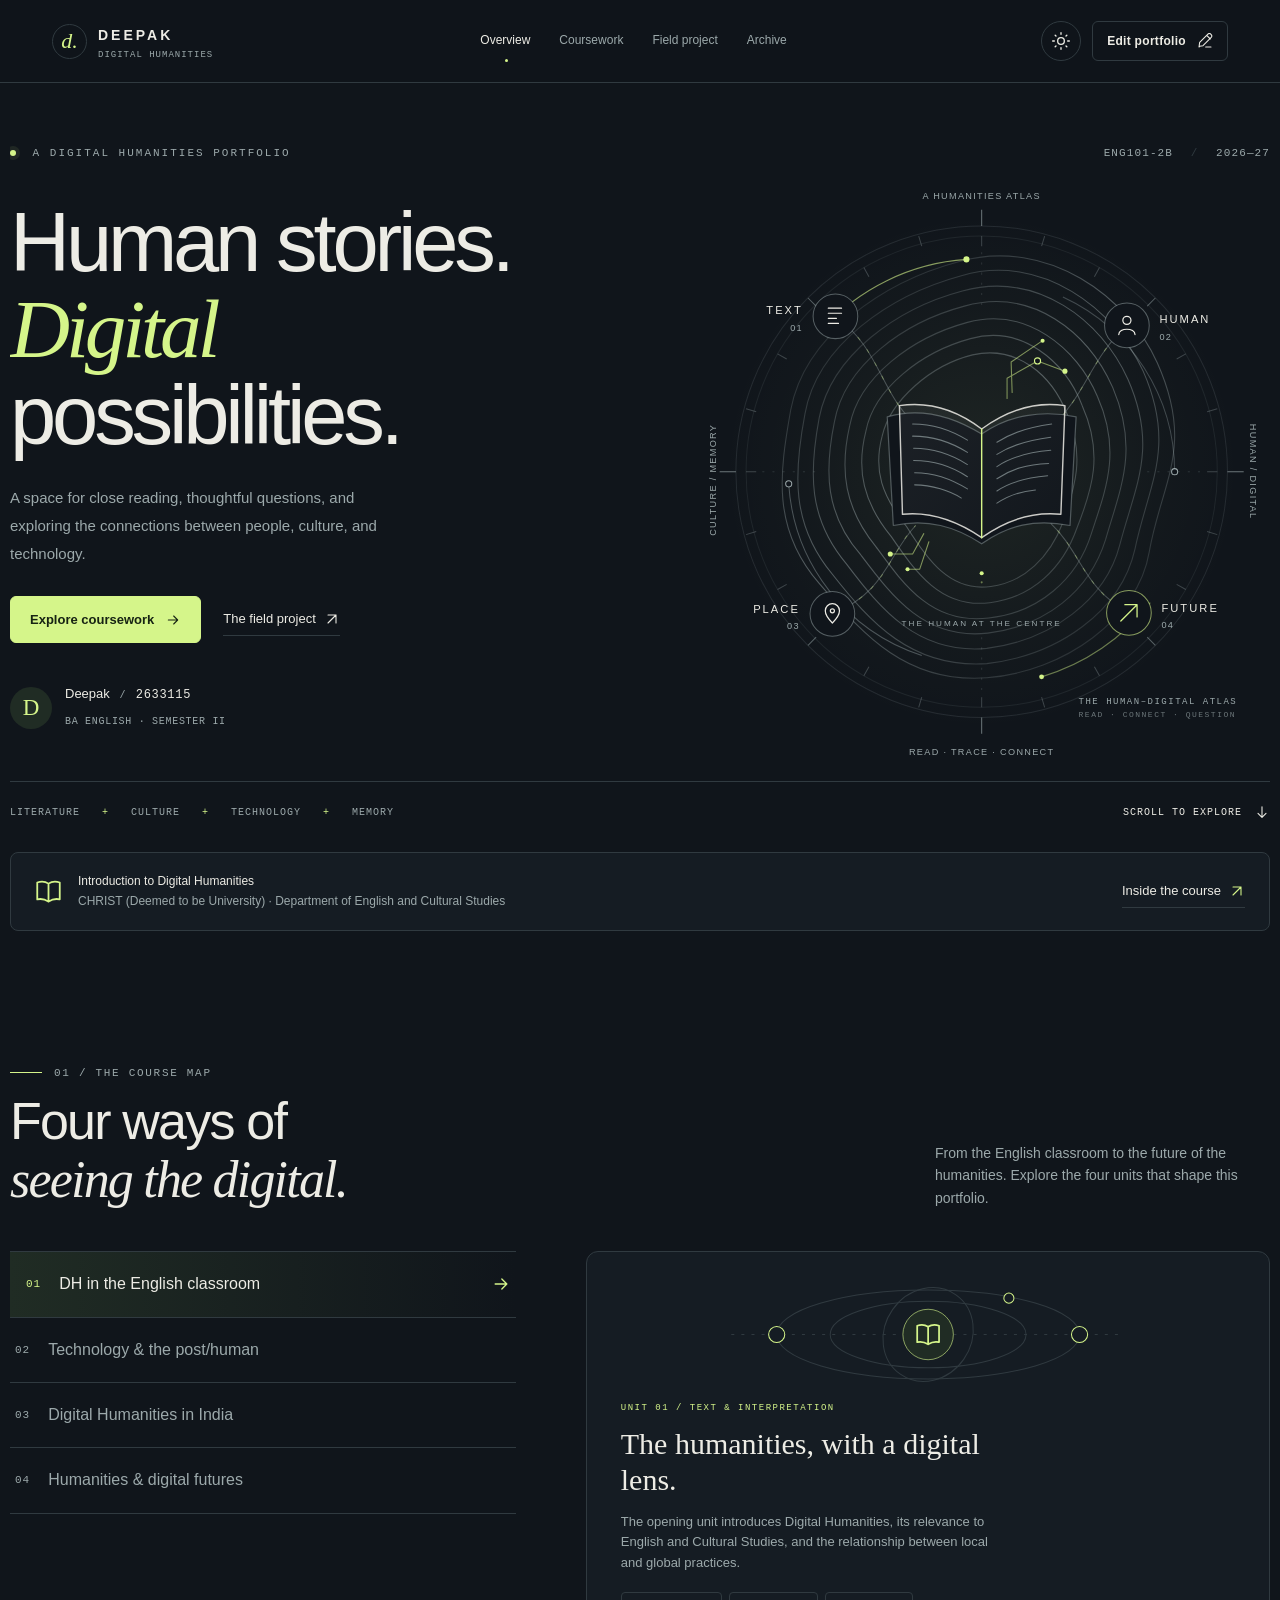
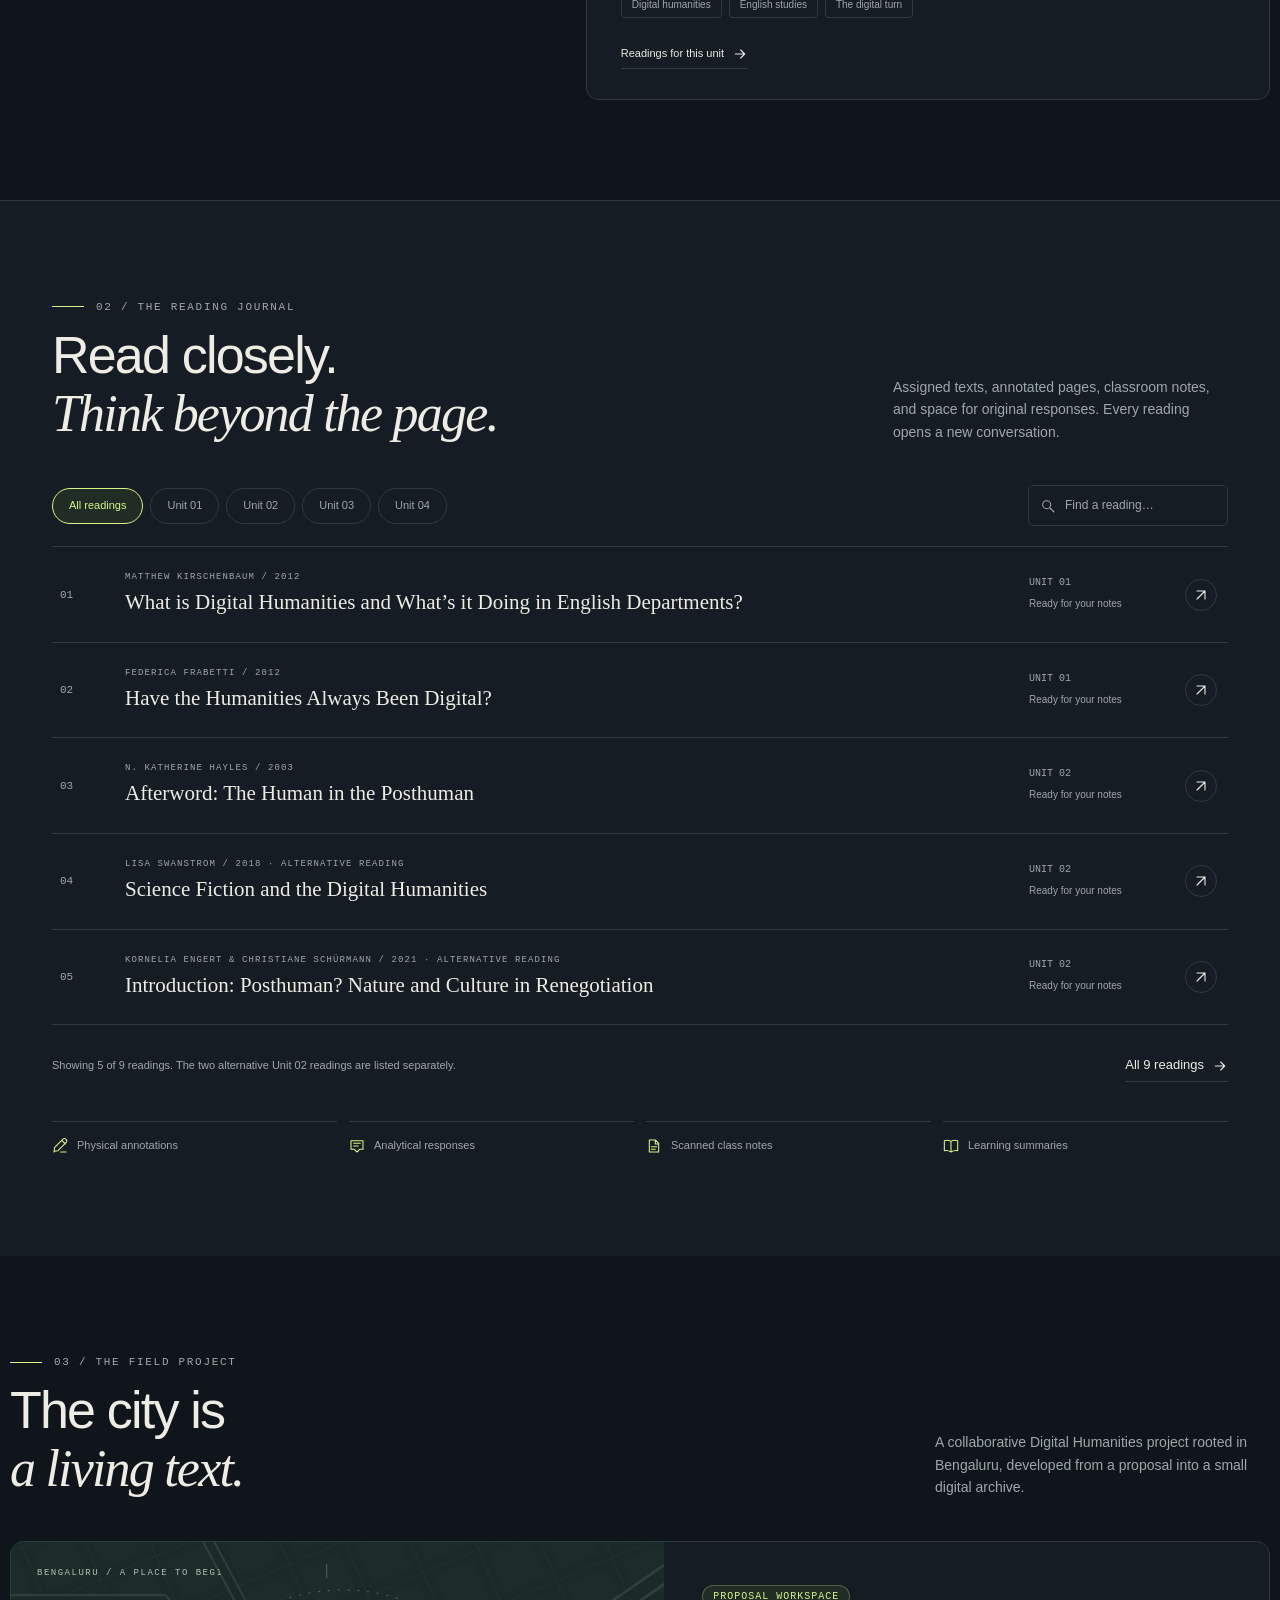
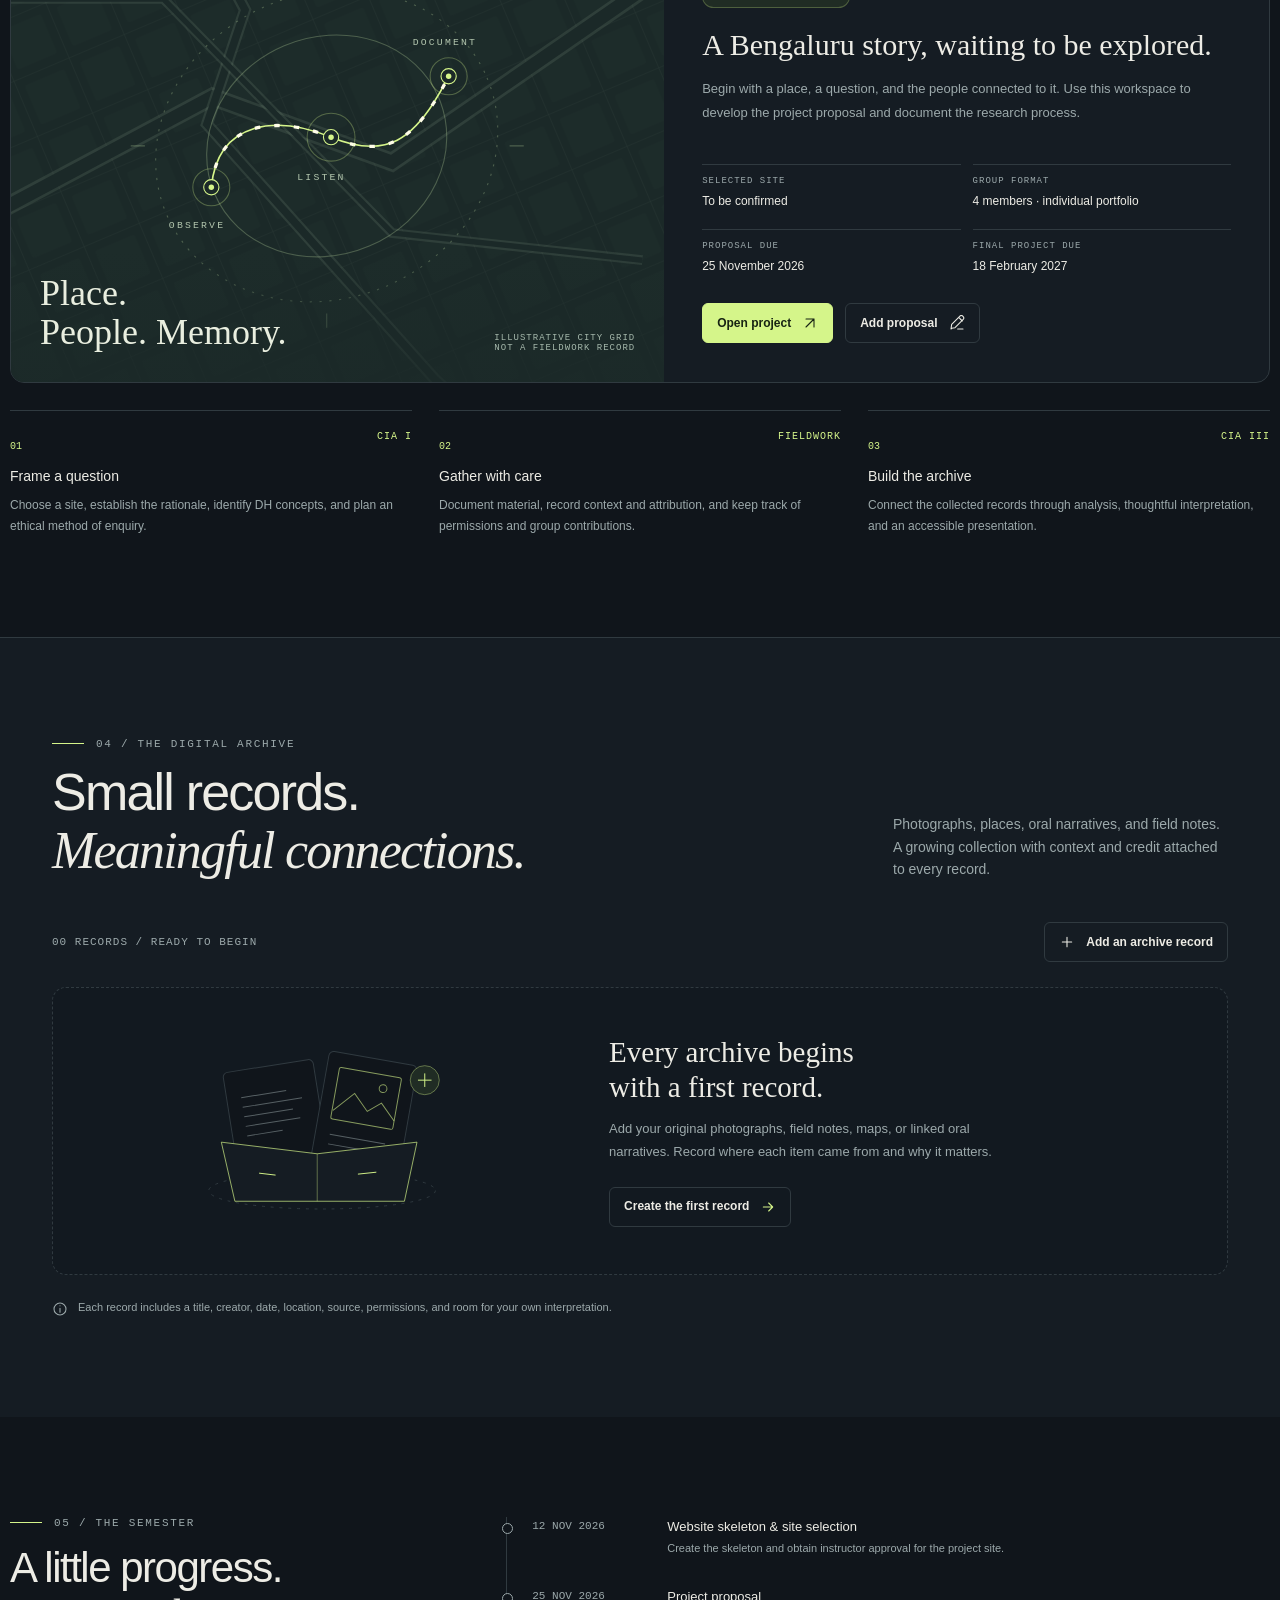
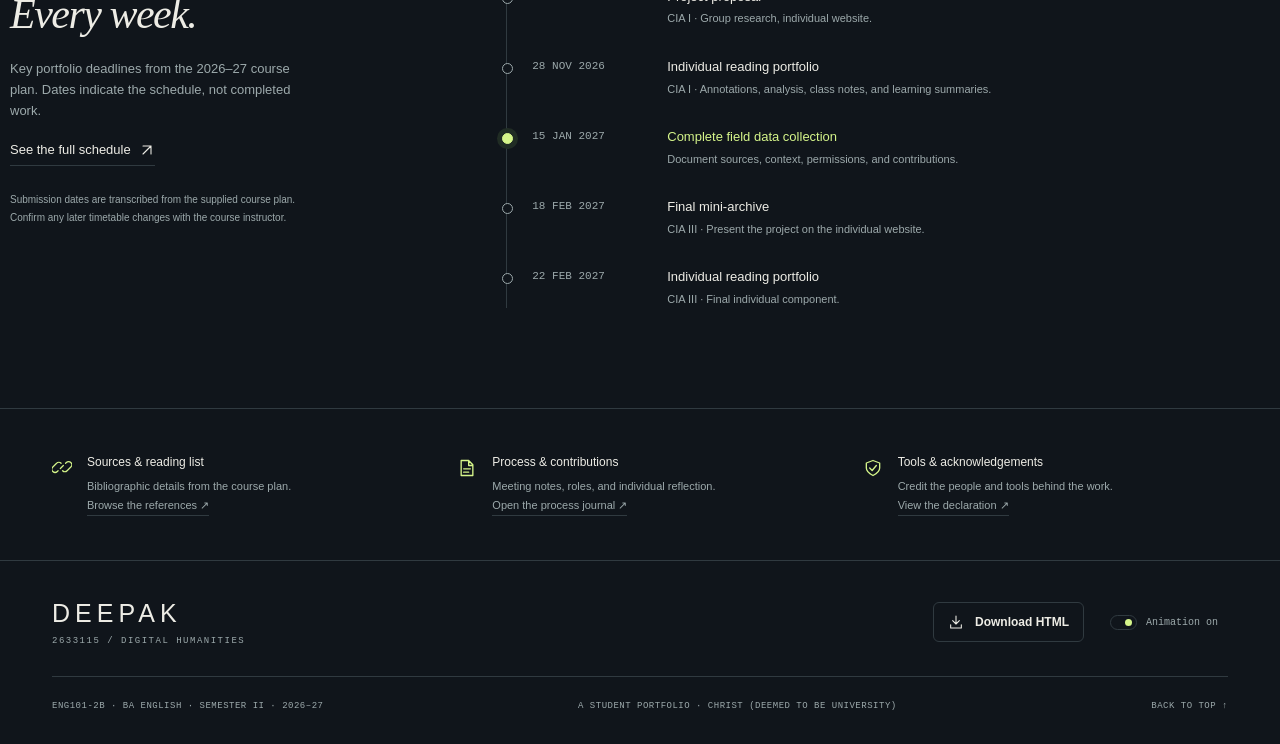
<file: backup/Deepak_2633115.original.html>
<!doctype html>
<html lang="en" data-theme="dark">
<head>
<meta charset="utf-8">
<meta name="viewport" content="width=device-width,initial-scale=1">
<meta name="theme-color" content="#10151b">
<meta name="description" content="Deepak · 2633115. A Digital Humanities learning portfolio for ENG101-2B, BA English, Semester II, 2026–27. Readings, field research, and a growing digital archive.">
<title>Deepak — Digital Humanities Portfolio</title>
<link rel="icon" href="data:image/svg+xml,%3Csvg xmlns='http://www.w3.org/2000/svg' viewBox='0 0 64 64'%3E%3Crect width='64' height='64' rx='16' fill='%23d5f58a'/%3E%3Cpath d='M20 16h10c24 0 24 32 0 32H20Z' fill='none' stroke='%2310151b' stroke-width='6'/%3E%3C/svg%3E">
<style>
:root{color-scheme:dark;--bg:#10151b;--bg2:#151c23;--card:#192128;--ink:#edece5;--muted:#9ca9ab;--line:#303a40;--accent:#d5f58a;--accent-ink:#172313;--soft:#202c24;--coral:#f8b39e;--serif:Georgia,'Times New Roman',serif;--sans:'Segoe UI',Arial,sans-serif;--mono:'Courier New',monospace;--max:1260px;--radius:16px}
:root[data-theme=light]{color-scheme:light;--bg:#f4f3ed;--bg2:#eaece4;--card:#fffef8;--ink:#18231e;--muted:#56665b;--line:#cbd1c4;--accent:#436020;--accent-ink:#fff;--soft:#e0e9d6;--coral:#9f503b}
*{box-sizing:border-box}html{scroll-behavior:smooth;scroll-padding-top:100px}body{margin:0;background:var(--bg);color:var(--ink);font-family:var(--sans);font-size:16px;line-height:1.6;-webkit-font-smoothing:antialiased}button,input,textarea,select{font:inherit}button,a,input,select,textarea{-webkit-tap-highlight-color:transparent}button{cursor:pointer}button:disabled{cursor:default}a{color:inherit;text-decoration:none}button{color:inherit}::selection{background:var(--accent);color:var(--accent-ink)}:focus-visible{outline:2px solid var(--accent);outline-offset:5px}button:focus-visible,input:focus-visible,textarea:focus-visible,select:focus-visible{outline-offset:3px}.wrap{max-width:var(--max);padding:0 42px;margin:auto}.skip{position:fixed;top:-80px;left:20px;z-index:1000;background:var(--accent);color:var(--accent-ink);padding:12px 18px}.skip:focus{top:10px}.sr-only{position:absolute;width:1px;height:1px;padding:0;overflow:hidden;clip:rect(0,0,0,0);white-space:nowrap;border:0}.icon{width:20px;height:20px;fill:none;stroke:currentColor;stroke-width:1.6;stroke-linecap:round;stroke-linejoin:round;flex-shrink:0}.icon.sm{width:16px;height:16px}.eyebrow{font:11px/1.6 var(--mono);letter-spacing:2px;text-transform:uppercase;color:var(--muted)}.accent{color:var(--accent)}.mono{font-family:var(--mono)}.dot{display:inline-block;width:6px;height:6px;border-radius:50%;background:var(--accent);box-shadow:0 0 0 4px color-mix(in srgb,var(--accent) 8%,transparent);margin-right:8px}.kicker{display:flex;align-items:center;gap:12px;font:11px var(--mono);letter-spacing:1.7px;text-transform:uppercase;color:var(--muted)}.kicker:before{content:'';height:1px;width:32px;background:var(--accent)}.section{padding:100px 0;scroll-margin-top:70px}.section-line{border-top:1px solid var(--line)}.section-head{display:flex;justify-content:space-between;align-items:flex-end;gap:30px;margin-bottom:42px}.section-head h2{font-size:clamp(32px,4.4vw,52px);font-weight:400;line-height:1.12;letter-spacing:-1.8px;margin:13px 0 0}.section-head h2 em{font-family:var(--serif);font-weight:400}.section-head p{color:var(--muted);font-size:14px;max-width:335px;margin:0}.btn{display:inline-flex;align-items:center;justify-content:center;gap:11px;padding:13px 19px;min-height:47px;border:1px solid var(--line);border-radius:6px;background:transparent;font-size:13px;font-weight:550;line-height:1.4;transition:background .2s,transform .2s,border-color .2s}.btn:hover{background:var(--card);border-color:var(--muted);transform:translateY(-2px)}.btn.primary{background:var(--accent);color:var(--accent-ink);border-color:var(--accent)}.btn.primary:hover{filter:brightness(1.06)}.btn.small{font-size:12px;padding:10px 14px;min-height:40px}.link-btn{background:none;border:0;border-bottom:1px solid var(--line);padding:5px 0;color:var(--ink);display:inline-flex;gap:8px;align-items:center;font-size:13px}.link-btn:hover{border-color:var(--accent);color:var(--accent)}.icon-btn{border:1px solid var(--line);background:transparent;border-radius:50%;height:40px;width:40px;display:inline-flex;align-items:center;justify-content:center}.icon-btn:hover{background:var(--soft);border-color:var(--muted)}.pill{display:inline-flex;align-items:center;gap:6px;border:1px solid var(--line);padding:5px 10px;border-radius:30px;font:10px var(--mono);text-transform:uppercase;letter-spacing:1px;white-space:nowrap}.pill.green{background:var(--soft);color:var(--accent);border-color:color-mix(in srgb,var(--accent) 25%,transparent)}.subtle{color:var(--muted)}
/* Navigation */
.topbar{height:83px;border-bottom:1px solid var(--line);background:color-mix(in srgb,var(--bg) 92%,transparent);backdrop-filter:blur(18px);position:sticky;top:0;z-index:50}.nav-inner{height:100%;display:flex;justify-content:space-between;align-items:center;gap:28px}.brand{display:flex;gap:11px;align-items:center;min-width:174px}.brand-symbol{flex-shrink:0;height:35px;width:35px;display:flex;align-items:center;justify-content:center;border:1px solid var(--line);border-radius:50%;font-family:var(--serif);font-size:22px;font-style:italic;color:var(--accent)}.brand-name{font-weight:650;letter-spacing:3px;font-size:14px}.brand-caption{white-space:nowrap;font:9px var(--mono);letter-spacing:1px;color:var(--muted);margin-top:2px}.desktop-nav{display:flex;gap:29px;align-items:center}.desktop-nav a{font-size:12px;color:var(--muted);position:relative;padding:31px 0}.desktop-nav a:hover,.desktop-nav a.active{color:var(--ink)}.desktop-nav a.active:after{content:'';position:absolute;bottom:20px;left:50%;height:3px;width:3px;border-radius:50%;background:var(--accent)}.nav-actions{display:flex;align-items:center;gap:11px}.nav-edit{font-size:11px;letter-spacing:.3px}.mobile-toggle{display:none}.mobile-nav{display:none;background:var(--bg2);padding:10px 24px;border-bottom:1px solid var(--line)}.mobile-nav.is-open{display:grid}.mobile-nav a{padding:12px 0;border-bottom:1px solid var(--line);font-size:14px}.reading-progress{height:2px;position:absolute;left:0;bottom:-1px;background:var(--accent);width:0;transition:width .12s linear}
/* Hero */
.hero{padding:62px 0 36px;position:relative;overflow:hidden}.hero-meta{display:flex;justify-content:space-between;align-items:center;gap:18px}.hero-meta .eyebrow:last-child{letter-spacing:1.1px}.hero-grid{display:grid;grid-template-columns:1.1fr 1fr;gap:14px;align-items:center;min-height:530px}.hero-copy{padding:37px 0 50px;z-index:1}.hero h1{font-size:clamp(49px,6.5vw,84px);line-height:1.04;letter-spacing:-4.2px;font-weight:400;margin:0 0 25px}.hero h1 em{font-family:var(--serif);font-weight:400;color:var(--accent)}.hero-desc{max-width:375px;color:var(--muted);font-size:15px;line-height:1.85;margin:0 0 29px}.hero-cta{display:flex;gap:22px;align-items:center;flex-wrap:wrap}.hero-owner{margin-top:41px;display:flex;align-items:center;gap:13px}.avatar{border-radius:50%;width:42px;height:42px;display:flex;align-items:center;justify-content:center;background:var(--soft);color:var(--accent);font-family:var(--serif);font-size:23px}.hero-owner strong{font-size:13px;font-weight:500;display:block}.hero-owner span{font:10px/1.7 var(--mono);letter-spacing:.7px;color:var(--muted)}.hero-art{position:relative;aspect-ratio:1/1;margin-right:-16px}.hero-art>svg{width:100%;height:100%;display:block}.hero-art-note{position:absolute;right:8%;bottom:9%;font:9px/1.6 var(--mono);color:var(--muted);letter-spacing:1.5px;text-transform:uppercase}.hero-art-note span{display:block;font-size:8px;opacity:.65}.hero-bottom{display:flex;align-items:center;justify-content:space-between;border-top:1px solid var(--line);padding:22px 0 0;gap:20px}.hero-tags{display:flex;gap:22px;align-items:center;flex-wrap:wrap;color:var(--muted);font:10px var(--mono);text-transform:uppercase;letter-spacing:1px}.hero-tags span+span:before{content:'+';margin-right:22px;color:var(--accent)}.scroll-cue{display:flex;align-items:center;gap:12px;font:10px var(--mono);letter-spacing:1px;white-space:nowrap}.scroll-cue svg{animation:nudge 2.2s ease-in-out infinite}.intro-strip{margin-top:32px;border:1px solid var(--line);border-radius:8px;padding:19px 24px;display:flex;gap:20px;align-items:center;justify-content:space-between;background:var(--bg2)}.intro-strip p{font-size:12px;color:var(--muted);margin:0}.intro-strip strong{color:var(--ink);font-weight:500}.intro-strip svg{color:var(--accent);width:27px;height:27px}.intro-strip .strip-left{display:flex;gap:16px;align-items:center}.intro-strip a{white-space:nowrap}
/* Course map */
.course-grid{display:grid;grid-template-columns:.85fr 1.15fr;gap:70px}.module-list{display:flex;flex-direction:column}.module-tab{display:flex;text-align:left;align-items:center;gap:18px;border:0;border-bottom:1px solid var(--line);background:none;padding:21px 5px;color:var(--muted)}.module-tab:first-child{border-top:1px solid var(--line)}.module-tab .module-number{font:11px var(--mono);letter-spacing:1px;align-self:flex-start;margin-top:5px}.module-tab strong{display:block;font-size:16px;line-height:1.4;font-weight:400;flex:1}.module-tab .icon{opacity:0;transition:transform .2s,opacity .2s}.module-tab:hover,.module-tab[aria-selected=true]{color:var(--ink)}.module-tab[aria-selected=true] .module-number,.module-tab[aria-selected=true] .icon{color:var(--accent);opacity:1}.module-tab:hover .icon{opacity:1;transform:translateX(4px)}.module-tab[aria-selected=true]{background:linear-gradient(90deg,var(--soft),transparent);padding-left:16px}.module-detail{min-height:340px;position:relative;border:1px solid var(--line);border-radius:12px;padding:30px 34px;overflow:hidden;background:var(--bg2)}.module-art{height:106px;width:100%;margin:0 0 13px;display:block}.module-detail .eyebrow{color:var(--accent);font-size:9px;letter-spacing:1.5px}.module-detail h3{font-family:var(--serif);font-size:30px;line-height:1.2;font-weight:400;margin:10px 0 14px;max-width:400px}.module-detail p{font-size:13px;color:var(--muted);margin:0 0 18px;max-width:385px}.tag-row{display:flex;flex-wrap:wrap;gap:7px}.tag{border:1px solid var(--line);font-size:10px;padding:4px 10px;border-radius:4px;color:var(--muted)}
/* Readings */
.readings{background:var(--bg2)}.reading-toolbar{display:flex;justify-content:space-between;align-items:center;gap:20px;margin-bottom:20px}.filters{display:flex;gap:7px;flex-wrap:wrap}.filter{border:1px solid var(--line);background:transparent;color:var(--muted);font-size:11px;border-radius:40px;padding:8px 16px}.filter:hover{color:var(--ink)}.filter[aria-pressed=true]{border-color:var(--accent);color:var(--accent);background:var(--soft)}.search{position:relative;max-width:230px}.search svg{position:absolute;left:12px;top:13px;color:var(--muted);width:16px;height:16px}.search input{width:100%;border:1px solid var(--line);border-radius:5px;padding:10px 12px 10px 36px;background:transparent;color:var(--ink);font-size:12px}.search input::placeholder{color:var(--muted)}.reading-table{border-top:1px solid var(--line)}.reading-row{display:grid;grid-template-columns:45px minmax(0,1fr) 136px 35px;gap:20px;align-items:center;padding:25px 8px;border:0;border-bottom:1px solid var(--line);width:100%;background:transparent;text-align:left;transition:background .2s,padding .2s}.reading-row:hover{background:var(--card);padding-left:17px}.reading-num{font:11px var(--mono);color:var(--muted)}.reading-author{font:9px var(--mono);letter-spacing:1.1px;text-transform:uppercase;color:var(--muted);margin-bottom:7px}.reading-title{font-family:var(--serif);font-size:21px;line-height:1.3;font-weight:400}.reading-unit{display:flex;align-items:flex-start;gap:8px;flex-direction:column}.reading-unit span{font:10px var(--mono);color:var(--muted)}.reading-unit small{font-size:10px;color:var(--muted)}.reading-unit small.has-work{color:var(--accent)}.reading-arrow{width:32px;height:32px;border:1px solid var(--line);border-radius:50%;display:flex;align-items:center;justify-content:center}.reading-row:hover .reading-arrow{color:var(--accent);border-color:var(--accent)}.readings-foot{display:flex;justify-content:space-between;gap:20px;margin-top:25px;align-items:center}.readings-foot p{font-size:11px;color:var(--muted);margin:0;max-width:560px}.empty-result{padding:40px;color:var(--muted);text-align:center}.reading-components{display:grid;grid-template-columns:repeat(4,1fr);gap:12px;margin-top:39px}.component{border-top:1px solid var(--line);padding-top:14px;font-size:11px;color:var(--muted);display:flex;gap:9px;align-items:center}.component .icon{color:var(--accent);width:16px}
/* Field project */
.project-panel{display:grid;grid-template-columns:1.08fr 1fr;border:1px solid var(--line);border-radius:14px;overflow:hidden;background:var(--bg2)}.project-art{position:relative;background:#1b2928;min-height:420px;overflow:hidden}.project-art>svg{position:absolute;inset:0;width:100%;height:100%;object-fit:cover}.project-art .art-label{position:absolute;top:26px;left:26px;color:#b0c1b1;font:9px var(--mono);letter-spacing:1.5px}.art-footer{position:absolute;bottom:29px;left:29px;right:29px;display:flex;align-items:end;justify-content:space-between;color:#e9eedf;gap:20px}.art-footer strong{font-family:var(--serif);font-weight:400;font-size:36px;line-height:1.1}.art-footer span{font:9px var(--mono);color:#a6b9ac;text-align:right;letter-spacing:1px}.project-copy{padding:39px 38px;display:flex;flex-direction:column;justify-content:center}.project-copy h3{font-size:30px;font-family:var(--serif);font-weight:400;margin:19px 0 14px;line-height:1.2}.project-copy>p{font-size:13px;line-height:1.85;color:var(--muted);margin:0 0 23px}.project-facts{display:grid;grid-template-columns:1fr 1fr;gap:18px 12px;margin-bottom:27px}.project-facts div{border-top:1px solid var(--line);padding-top:11px}.project-facts dt{font:9px var(--mono);color:var(--muted);text-transform:uppercase;letter-spacing:1px}.project-facts dd{font-size:12px;margin:6px 0 0}.project-buttons{display:flex;gap:12px;flex-wrap:wrap}.research-stages{display:grid;grid-template-columns:repeat(3,1fr);gap:27px;margin-top:27px}.research-stage{position:relative;border-top:1px solid var(--line);padding:20px 0 0}.research-stage>span{font:10px var(--mono);color:var(--accent)}.research-stage h4{font-size:14px;font-weight:500;margin:8px 0}.research-stage p{color:var(--muted);font-size:12px;line-height:1.75;margin:0}.stage-mark{position:absolute;top:20px;right:0;font:9px var(--mono);letter-spacing:1px;color:var(--muted)}
/* Archive */
.archive{background:var(--bg2)}.archive-topline{display:flex;gap:16px;align-items:center;margin-bottom:25px;justify-content:space-between}.archive-count{font:11px var(--mono);letter-spacing:1px;color:var(--muted)}.archive-empty{border:1px dashed var(--line);border-radius:14px;padding:47px 30px;display:grid;grid-template-columns:.9fr 1.1fr;gap:45px;align-items:center;background:color-mix(in srgb,var(--bg) 30%,transparent)}.archive-empty svg{width:100%;max-width:310px;height:185px;margin:auto;color:var(--accent)}.archive-empty h3{font:normal 29px/1.2 var(--serif);margin:0 0 12px}.archive-empty p{font-size:13px;line-height:1.8;color:var(--muted);max-width:390px;margin:0 0 23px}.archive-grid{display:grid;grid-template-columns:repeat(3,1fr);gap:20px}.archive-card{display:flex;flex-direction:column;text-align:left;border:1px solid var(--line);border-radius:10px;overflow:hidden;background:var(--bg);padding:0}.archive-card:hover{border-color:var(--muted)}.archive-card-img{aspect-ratio:1.5/1;object-fit:cover;width:100%;background:var(--soft)}.archive-card-symbol{aspect-ratio:1.5/1;display:flex;align-items:center;justify-content:center;background:var(--soft);color:var(--accent);width:100%}.archive-card-symbol svg{width:50px;height:50px;stroke-width:1}.archive-card-body{padding:20px;width:100%}.archive-card-body>span{font:9px var(--mono);text-transform:uppercase;color:var(--accent);letter-spacing:1px}.archive-card h3{font:normal 21px/1.3 var(--serif);margin:10px 0}.archive-card p{font-size:11px;color:var(--muted);margin:0}.archive-guidance{display:flex;gap:10px;margin-top:24px;color:var(--muted);font-size:11px;align-items:flex-start}.archive-guidance svg{width:16px;height:16px;margin-top:2px}
/* Milestones and colophon */
.timeline-layout{display:grid;grid-template-columns:.7fr 1.3fr;gap:85px}.timeline-intro h2{font-size:42px;font-weight:400;letter-spacing:-1.5px;line-height:1.1;margin:16px 0 22px}.timeline-intro h2 em{font-family:var(--serif);font-weight:400}.timeline-intro p{font-size:13px;color:var(--muted);max-width:290px}.timeline-list{position:relative;padding-left:25px;border-left:1px solid var(--line)}.timeline-item{position:relative;display:grid;grid-template-columns:110px 1fr;gap:25px;padding:0 0 29px}.timeline-item:last-child{padding:0}.timeline-item:before{content:'';position:absolute;left:-30px;top:6px;width:9px;height:9px;background:var(--bg);border:1px solid var(--muted);border-radius:50%}.timeline-item.next:before{background:var(--accent);border-color:var(--accent);box-shadow:0 0 0 5px var(--soft)}.timeline-date{font:11px/1.7 var(--mono);color:var(--muted)}.timeline-item h3{font-size:13px;font-weight:500;margin:0;line-height:1.5}.timeline-item p{font-size:11px;color:var(--muted);margin:4px 0 0}.timeline-item.next h3{color:var(--accent)}.timeline-note{margin-top:25px;font-size:10px!important;line-height:1.8;max-width:310px!important}.process{padding:44px 0;border-top:1px solid var(--line)}.process-grid{display:grid;grid-template-columns:1fr 1fr 1fr;gap:40px}.process-item{display:flex;align-items:flex-start;gap:15px}.process-item .icon{margin-top:5px;color:var(--accent)}.process-item h3{font-size:12px;font-weight:500;margin:0 0 4px}.process-item p{font-size:11px;color:var(--muted);margin:0;line-height:1.8}.process-item button{font-size:11px;color:var(--muted);padding:0;border:0;border-bottom:1px solid var(--line);background:none;line-height:1.6}.process-item button:hover{color:var(--accent)}.footer{padding:37px 0 30px;border-top:1px solid var(--line)}.footer-top{display:flex;align-items:center;justify-content:space-between;gap:24px}.footer-name{font-size:25px;letter-spacing:5px;font-weight:400;line-height:1.2}.footer-name span{font:9px var(--mono);letter-spacing:1.5px;display:block;color:var(--muted);margin-top:8px}.footer-bottom{display:flex;justify-content:space-between;gap:18px;flex-wrap:wrap;border-top:1px solid var(--line);padding-top:22px;margin-top:30px;font:9px/1.6 var(--mono);color:var(--muted);letter-spacing:.5px}.footer-actions{display:flex;align-items:center;gap:16px}.motion-btn{font:10px var(--mono);color:var(--muted);display:flex;gap:9px;align-items:center;background:transparent;border:0;padding:10px}.motion-btn .switch{height:15px;width:27px;border:1px solid var(--line);border-radius:20px;position:relative}.motion-btn .switch:after{content:'';position:absolute;left:3px;top:3px;width:7px;height:7px;border-radius:50%;background:var(--muted)}.motion-btn[aria-pressed=true] .switch:after{left:14px;background:var(--accent)}
/* Dialogs and forms */
dialog{background:var(--bg);color:var(--ink);border:1px solid var(--line);border-radius:16px;width:min(790px,calc(100% - 34px));max-height:88vh;margin:auto;padding:0;box-shadow:0 32px 100px #0008}dialog::backdrop{background:#070c14b8;backdrop-filter:blur(8px)}.dialog-head{padding:22px 28px;border-bottom:1px solid var(--line);display:flex;align-items:center;gap:15px;position:sticky;top:0;z-index:2;background:var(--bg)}.dialog-heading{flex:1}.dialog-head h2{font-size:20px;font-weight:450;line-height:1.4;margin:5px 0 0}.dialog-head .eyebrow{font-size:9px}.dialog-body{padding:27px 28px 32px}.dialog-body h3{font-size:14px;font-weight:550;margin:26px 0 10px}.dialog-body h3:first-child{margin-top:0}.dialog-body p{font-size:13px;color:var(--muted);line-height:1.85}.dialog-body .large-copy{font-family:var(--serif);font-size:23px;color:var(--ink);line-height:1.45}.dialog-body .citation{font-size:11px;border-top:1px solid var(--line);padding-top:19px;margin-top:27px}.dialog-tabs{display:flex;border-bottom:1px solid var(--line);gap:22px;overflow:auto;padding-bottom:0;margin-bottom:22px}.dialog-tabs button{background:none;border:0;border-bottom:2px solid transparent;padding:10px 0 12px;white-space:nowrap;color:var(--muted);font-size:12px}.dialog-tabs button[aria-selected=true]{color:var(--accent);border-color:var(--accent)}.missing-work{background:var(--bg2);border:1px dashed var(--line);padding:26px;border-radius:8px}.missing-work p{margin:10px 0 0;font-size:12px}.missing-work .icon{color:var(--accent);width:25px;height:25px}.written-content{white-space:pre-wrap;overflow-wrap:anywhere;font-size:14px;line-height:1.9;color:var(--ink)}.form-grid{display:grid;grid-template-columns:1fr 1fr;gap:18px}.field{display:flex;flex-direction:column;gap:7px;margin-bottom:19px}.form-grid .field{margin:0}.field.full{grid-column:1/-1}.field label{font-size:12px;color:var(--ink)}.field small{font-size:10px;color:var(--muted);line-height:1.7}.field input,.field textarea,.field select{width:100%;border:1px solid var(--line);border-radius:6px;padding:11px 12px;background:var(--bg2);color:var(--ink);font-size:13px}.field textarea{min-height:118px;resize:vertical}.field input[type=file]{font-size:11px}.form-actions{display:flex;gap:12px;justify-content:flex-end;margin-top:26px;align-items:center;flex-wrap:wrap}.form-help{font-size:11px!important;margin-bottom:22px!important;color:var(--muted)}.editor-choices{display:grid;grid-template-columns:1fr 1fr;gap:13px}.editor-choice{padding:20px;border:1px solid var(--line);border-radius:8px;background:var(--bg2);text-align:left}.editor-choice:hover{border-color:var(--accent)}.editor-choice .icon{color:var(--accent);margin-bottom:14px}.editor-choice strong{display:block;font-size:13px;font-weight:500;margin-bottom:6px}.editor-choice span{display:block;font-size:11px;line-height:1.7;color:var(--muted)}.edit-bottom{display:flex;gap:10px;flex-wrap:wrap;margin-top:24px;padding-top:22px;border-top:1px solid var(--line)}.small-notice{font-size:10px!important;line-height:1.7!important}.source-list{display:grid;gap:19px}.source-item{border-bottom:1px solid var(--line);padding-bottom:17px}.source-item p{font-size:12px;margin:0 0 5px}.source-item a{font:10px var(--mono);color:var(--accent);text-decoration:underline;text-underline-offset:3px}.archive-detail-image{width:100%;max-height:380px;object-fit:contain;background:var(--bg2);border-radius:8px}.meta-grid{display:grid;grid-template-columns:1fr 1fr;gap:18px;margin:24px 0}.meta-grid dt{font:9px var(--mono);color:var(--muted);letter-spacing:1px;text-transform:uppercase}.meta-grid dd{font-size:12px;margin:5px 0 0;overflow-wrap:anywhere}.delete-btn{color:var(--coral);border-color:var(--line);margin-right:auto}.toast{position:fixed;bottom:25px;left:50%;transform:translate(-50%,25px);z-index:200;max-width:min(90%,530px);padding:13px 20px;border:1px solid var(--line);background:var(--card);color:var(--ink);border-radius:8px;font-size:12px;box-shadow:0 10px 50px #0005;opacity:0;pointer-events:none;transition:opacity .2s,transform .2s}.toast.show{opacity:1;transform:translate(-50%,0)}.error-note{color:var(--coral)!important;font-size:12px!important}.source-caption{font:9px var(--mono);letter-spacing:.5px;color:var(--muted)}
@keyframes nudge{0%,100%{transform:translateY(-2px)}50%{transform:translateY(3px)}}@keyframes draw{to{stroke-dashoffset:0}}@keyframes flow{to{stroke-dashoffset:-70}}@keyframes softpulse{0%,100%{opacity:.35}50%{opacity:.9}}.map-flow{stroke-dasharray:5 13;animation:flow 9s linear infinite}.map-pulse{animation:softpulse 4s ease-in-out infinite}.motion-paused *,.motion-paused *:before,.motion-paused *:after{animation-play-state:paused!important}.motion-paused{scroll-behavior:auto}.motion-paused *{scroll-behavior:auto!important;transition-duration:0s!important}[hidden]{display:none!important}
@media(min-width:1500px){.hero-grid{min-height:590px}.hero{padding-top:74px}}
@media(max-width:1050px){.wrap{padding:0 30px}.desktop-nav{gap:18px}.brand{min-width:140px}.hero h1{font-size:65px;letter-spacing:-3px}.hero-art{margin-right:-30px}.course-grid{gap:36px}.project-copy{padding:30px}.timeline-layout{gap:50px}.nav-actions{gap:8px}.nav-edit{padding:10px 12px}.hero-meta .eyebrow:last-child{font-size:9px}}
@media(max-width:800px){.topbar{height:74px}.desktop-nav{display:none}.mobile-toggle{display:inline-flex}.hero{padding-top:32px}.hero-grid{grid-template-columns:1fr 1fr;gap:0;min-height:430px}.hero h1{font-size:52px;letter-spacing:-2.7px}.hero-desc{font-size:13px;max-width:300px}.hero-copy{padding:30px 0}.hero-art{margin-right:-40px;min-width:0}.hero-owner{margin-top:27px}.hero-cta{gap:14px}.hero-cta .link-btn{font-size:11px}.hero-meta .eyebrow:last-child{display:none}.section{padding:72px 0}.section-head{align-items:flex-start}.section-head p{max-width:265px;font-size:12px}.course-grid{grid-template-columns:1fr 1fr;gap:25px}.module-detail{padding:25px}.module-tab strong{font-size:14px}.module-detail h3{font-size:25px}.module-tab{gap:12px;padding:19px 4px}.project-panel{grid-template-columns:1fr 1fr}.project-art{min-height:450px}.project-copy{padding:24px}.project-copy h3{font-size:27px}.project-facts{grid-template-columns:1fr}.project-facts div:nth-child(2){display:none}.archive-grid{grid-template-columns:repeat(2,1fr)}.timeline-layout{grid-template-columns:.75fr 1.25fr;gap:35px}.timeline-item{grid-template-columns:85px 1fr;gap:15px}.timeline-date{font-size:10px}.timeline-intro h2{font-size:36px}.process-grid{gap:25px}.reading-row{grid-template-columns:28px 1fr 100px 32px;gap:14px}.reading-title{font-size:19px}}
@media(max-width:600px){html{scroll-padding-top:90px}.wrap{padding:0 22px}.topbar{height:70px}.nav-inner{gap:12px}.brand{min-width:0;gap:9px}.brand-symbol{width:30px;height:30px;font-size:20px}.brand-name{font-size:12px;letter-spacing:2px}.brand-caption{font-size:7px}.nav-actions{gap:8px}.nav-edit{font-size:10px;min-height:35px;width:35px;padding:8px;gap:0}.nav-edit .edit-label{display:none}.nav-edit .icon{display:block;width:16px;height:16px}.nav-actions>.icon-btn{width:34px;height:34px}.hero{padding-top:29px}.hero-meta{gap:12px}.hero-meta .eyebrow{font-size:9px;letter-spacing:1px}.hero-grid{grid-template-columns:1fr;min-height:0}.hero-copy{padding:36px 0 0}.hero h1{font-size:clamp(42px,12.5vw,72px);letter-spacing:-3px;margin-bottom:22px}.hero-desc{font-size:13px;max-width:360px;margin-bottom:25px}.hero-cta{gap:23px}.hero-cta .btn{padding:12px 15px;font-size:12px}.hero-owner{margin-top:27px}.hero-art{max-width:430px;width:100%;margin:-3px auto -10px;aspect-ratio:1.14/1}.hero-art-note{bottom:9%;font-size:8px;right:7%}.hero-bottom{padding-top:20px;align-items:flex-start}.hero-tags{gap:8px;max-width:225px;font-size:8px;line-height:1.9}.hero-tags span+span:before{margin-right:8px}.scroll-cue{font-size:8px;gap:7px;padding-top:3px}.intro-strip{margin-top:18px;padding:17px;gap:14px;align-items:flex-start}.intro-strip .strip-left{align-items:flex-start;gap:12px}.intro-strip .strip-left>.icon{width:21px;height:21px}.intro-strip p{font-size:11px}.intro-strip>.link-btn{font-size:10px;white-space:normal;min-width:69px;line-height:1.6}.intro-strip>.link-btn .icon{display:none}.section{padding:64px 0}.section-head{display:block;margin-bottom:30px}.section-head h2{font-size:36px;letter-spacing:-1.2px}.section-head p{max-width:340px;margin-top:16px;font-size:12px}.kicker{font-size:9px}.course-grid{grid-template-columns:1fr;gap:25px}.module-tab{padding:18px 5px}.module-tab strong{font-size:15px}.module-detail{min-height:340px;padding:25px}.module-art{height:90px}.module-detail h3{font-size:28px}.reading-toolbar{display:block}.filters{gap:7px}.filter{font-size:10px;padding:8px 13px}.search{margin-top:16px;max-width:none}.reading-row{grid-template-columns:22px 1fr 28px;gap:11px;padding:21px 0}.reading-author{font-size:8px;line-height:1.7;letter-spacing:.7px}.reading-title{font-size:19px}.reading-unit{grid-column:2;grid-row:auto;flex-direction:row;gap:13px;align-items:center}.reading-num{grid-column:1;grid-row:1/3;align-self:start;margin-top:4px;font-size:10px}.reading-main{grid-column:2}.reading-arrow{grid-column:3;grid-row:1/3;width:27px;height:27px}.reading-unit span,.reading-unit small{font-size:9px}.reading-row:hover{padding-left:7px}.readings-foot{align-items:flex-start}.readings-foot p{font-size:10px;max-width:220px}.readings-foot .link-btn{font-size:10px;white-space:nowrap}.reading-components{grid-template-columns:1fr 1fr;gap:18px 14px;margin-top:28px}.component{font-size:10px}.project-panel{grid-template-columns:1fr}.project-art{min-height:325px}.project-copy{padding:27px}.project-copy h3{font-size:29px}.project-facts{grid-template-columns:1fr 1fr}.project-facts div:nth-child(2){display:block}.research-stages{grid-template-columns:1fr;gap:22px}.research-stage{padding-right:65px}.research-stage h4{font-size:14px}.research-stage p{font-size:12px}.stage-mark{font-size:8px}.archive-empty{grid-template-columns:1fr;gap:20px;padding:23px}.archive-empty svg{height:160px;max-width:270px}.archive-empty h3{font-size:26px}.archive-empty p{font-size:12px}.archive-topline{gap:12px}.archive-topline .btn{font-size:10px}.archive-count{font-size:9px}.archive-grid{grid-template-columns:1fr}.timeline-layout{grid-template-columns:1fr;gap:30px}.timeline-intro h2{font-size:36px;margin-bottom:17px}.timeline-intro p{max-width:350px;font-size:12px}.timeline-note{display:none}.timeline-item{grid-template-columns:95px 1fr;gap:15px}.timeline-date{font-size:11px}.process-grid{grid-template-columns:1fr;gap:24px}.process{padding:35px 0}.footer-top{align-items:flex-start}.footer-name{font-size:20px;letter-spacing:3px}.footer-actions{gap:10px;flex-direction:column;align-items:flex-end}.footer-actions .btn{font-size:10px;padding:9px 11px}.footer-name span{font-size:8px;letter-spacing:.5px}.footer-bottom{font-size:8px;gap:9px}.dialog-head{padding:17px 19px}.dialog-head h2{font-size:17px}.dialog-head .eyebrow{font-size:8px}.dialog-body{padding:22px 19px}.dialog-tabs{gap:19px}.dialog-tabs button{font-size:11px}.form-grid{grid-template-columns:1fr}.editor-choices{gap:10px}.editor-choice{padding:16px}.editor-choice strong{font-size:12px}.editor-choice span{font-size:10px}.meta-grid{gap:14px}.section-head .btn{margin-top:15px}}
@media(prefers-reduced-motion:reduce){html{scroll-behavior:auto}*,*:before,*:after{animation-duration:.001ms!important;animation-iteration-count:1!important;transition-duration:.001ms!important;scroll-behavior:auto!important}}
@media print{.topbar,.hero-art,.hero-cta,.intro-strip,.footer-actions,.motion-btn,.archive-topline .btn,.search,.filters,.project-buttons,.scroll-cue,.toast,dialog,.link-btn{display:none!important}:root{--bg:#fff;--bg2:#fff;--card:#fff;--ink:#111;--muted:#555;--line:#bbb;--accent:#355620;--soft:#eff3e7}body{font-size:11px}.wrap{padding:0 20px}.hero-grid,.course-grid,.project-panel,.timeline-layout{display:block}.hero{padding:20px 0}.hero-copy{padding:10px 0}.hero h1{font-size:40px}.hero-owner{margin-top:20px}.section{padding:28px 0}.section-head h2{font-size:28px}.module-list{display:grid;grid-template-columns:1fr 1fr;gap:10px}.module-detail{margin-top:15px}.project-art{display:none}.reading-row{break-inside:avoid}.project-copy{padding:20px}.reading-row:hover{padding-left:8px}.section-head p{max-width:400px}.hero-tags{font-size:8px}.timeline-intro h2{font-size:28px}a{color:inherit}.reading-components{margin-top:20px}}
</style>
</head>
<body>
<a class="skip" href="#main">Skip to content</a>
<svg xmlns="http://www.w3.org/2000/svg" style="position:absolute;width:0;height:0;overflow:hidden" aria-hidden="true"><defs>
<symbol id="i-arrow" viewBox="0 0 24 24"><path d="M5 12h14m-6-6 6 6-6 6"/></symbol><symbol id="i-up-right" viewBox="0 0 24 24"><path d="M6 18 18 6M6 6h12v12"/></symbol><symbol id="i-down" viewBox="0 0 24 24"><path d="M12 4v16m-6-6 6 6 6-6"/></symbol><symbol id="i-book" viewBox="0 0 24 24"><path d="M12 5C9 3 5 3 2 4v15c4-1 7 0 10 2 3-2 6-3 10-2V4c-3-1-7-1-10 1Zm0 0v16"/></symbol><symbol id="i-edit" viewBox="0 0 24 24"><path d="m15 4 5 5M4 20l5-1L21 7a2 2 0 0 0-5-5L4 14l-1 7ZM13 21h8"/></symbol><symbol id="i-grid" viewBox="0 0 24 24"><rect x="3" y="3" width="7" height="7" rx="1"/><rect x="14" y="3" width="7" height="7" rx="1"/><rect x="3" y="14" width="7" height="7" rx="1"/><rect x="14" y="14" width="7" height="7" rx="1"/></symbol><symbol id="i-map" viewBox="0 0 24 24"><path d="m3 6 6-3 6 3 6-3v15l-6 3-6-3-6 3V6Zm6-3v15m6-12v15"/></symbol><symbol id="i-notes" viewBox="0 0 24 24"><path d="M14 3H5v18h14V8l-5-5Zm0 0v6h5M8 13h8m-8 4h6"/></symbol><symbol id="i-chat" viewBox="0 0 24 24"><path d="M21 4H3v13h5l4 4 4-4h5V4ZM7 8h10M7 12h7"/></symbol><symbol id="i-sun" viewBox="0 0 24 24"><circle cx="12" cy="12" r="4"/><path d="M12 2v2m0 16v2M2 12h2m16 0h2M5 5l1 1m12 12 1 1M5 19l1-1M18 6l1-1"/></symbol><symbol id="i-moon" viewBox="0 0 24 24"><path d="M21 13a9 9 0 0 1-10-10 9 9 0 1 0 10 10Z"/></symbol><symbol id="i-close" viewBox="0 0 24 24"><path d="m6 6 12 12M6 18 18 6"/></symbol><symbol id="i-menu" viewBox="0 0 24 24"><path d="M4 7h16M4 12h16M4 17h16"/></symbol><symbol id="i-search" viewBox="0 0 24 24"><circle cx="10" cy="10" r="6"/><path d="m15 15 6 6"/></symbol><symbol id="i-download" viewBox="0 0 24 24"><path d="M12 3v12m-5-5 5 5 5-5M4 16v5h16v-5"/></symbol><symbol id="i-plus" viewBox="0 0 24 24"><path d="M12 5v14M5 12h14"/></symbol><symbol id="i-shield" viewBox="0 0 24 24"><path d="m12 3 8 3v6c0 5-8 9-8 9s-8-4-8-9V6l8-3Zm-4 9 3 3 5-6"/></symbol><symbol id="i-image" viewBox="0 0 24 24"><rect x="3" y="3" width="18" height="18" rx="2"/><circle cx="8" cy="8" r="1"/><path d="m3 17 6-6 4 4 3-3 5 5"/></symbol><symbol id="i-link" viewBox="0 0 24 24"><path d="m10 14 4-4m-7 7-1 1a4 4 0 0 1-6-6l5-5a4 4 0 0 1 6 0m2 10a4 4 0 0 0 6 0l5-5a4 4 0 0 0-6-6l-1 1" transform="translate(1 0) scale(.9)"/></symbol><symbol id="i-clock" viewBox="0 0 24 24"><circle cx="12" cy="12" r="9"/><path d="M12 7v5l3 2"/></symbol><symbol id="i-info" viewBox="0 0 24 24"><circle cx="12" cy="12" r="9"/><path d="M12 11v6m0-10v.1"/></symbol>
</defs></svg>
<header class="topbar">
 <div class="wrap nav-inner">
  <a class="brand" href="#home" aria-label="Deepak portfolio home"><span class="brand-symbol">d.</span><span><span class="brand-name">DEEPAK</span><span class="brand-caption" style="display:block">DIGITAL HUMANITIES</span></span></a>
  <nav class="desktop-nav" aria-label="Main navigation"><a class="active" href="#home">Overview</a><a href="#readings">Coursework</a><a href="#project">Field project</a><a href="#archive">Archive</a></nav>
  <div class="nav-actions"><button class="icon-btn" id="theme-toggle" aria-label="Switch to light theme" title="Change theme"><svg class="icon"><use href="#i-sun"/></svg></button><button class="btn small nav-edit" data-action="editor" title="Edit portfolio"><span class="edit-label">Edit portfolio</span> <svg class="icon sm"><use href="#i-edit"/></svg></button><button class="icon-btn mobile-toggle" id="mobile-toggle" aria-label="Open navigation" aria-expanded="false" aria-controls="mobile-nav"><svg class="icon"><use href="#i-menu"/></svg></button></div>
 </div><nav class="mobile-nav" id="mobile-nav" aria-label="Mobile navigation"><a href="#home">Overview</a><a href="#course">Course map</a><a href="#readings">Coursework</a><a href="#project">Field project</a><a href="#archive">Archive</a><a href="#milestones">Milestones</a></nav><div class="reading-progress" id="reading-progress" aria-hidden="true"></div>
</header>
<main id="main">
 <section class="hero wrap" id="home" aria-labelledby="hero-heading">
  <div class="hero-meta"><span class="eyebrow"><span class="dot"></span> A DIGITAL HUMANITIES PORTFOLIO</span><span class="eyebrow">ENG101-2B <span style="margin:0 10px;color:var(--line)">/</span> 2026—27</span></div>
  <div class="hero-grid">
   <div class="hero-copy"><h1 id="hero-heading">Human stories.<br><em>Digital</em><br>possibilities.</h1><p class="hero-desc">A space for close reading, thoughtful questions, and exploring the connections between people, culture, and technology.</p><div class="hero-cta"><a class="btn primary" href="#readings">Explore coursework <svg class="icon sm"><use href="#i-arrow"/></svg></a><a class="link-btn" href="#project">The field project <svg class="icon sm"><use href="#i-up-right"/></svg></a></div><div class="hero-owner"><div class="avatar" aria-hidden="true">D</div><div><strong>Deepak <span style="margin:0 6px">/</span> <span style="color:var(--ink);font-size:12px">2633115</span></strong><span>BA ENGLISH · SEMESTER II</span></div></div></div>
   <div class="hero-art" id="hero-art"><svg xmlns="http://www.w3.org/2000/svg" viewBox="0 0 600 600" width="600" height="600" fill="none" role="img" aria-labelledby="hda-title hda-desc">
  <title id="hda-title">An atlas of human stories</title>
  <desc id="hda-desc">An open book rests inside gently moving contours. Four connected points named Text, Human, Place and Future connect the study of people and culture with the digital world.</desc>
  <defs>
    <radialGradient id="hda-halo"><stop stop-color="var(--accent)" stop-opacity=".075"/><stop offset=".68" stop-color="var(--accent)" stop-opacity=".018"/><stop offset="1" stop-color="var(--accent)" stop-opacity="0"/></radialGradient>
    <linearGradient id="hda-paper" x1="215" y1="231" x2="376" y2="371" gradientUnits="userSpaceOnUse"><stop stop-color="var(--ink)" stop-opacity=".055"/><stop offset="1" stop-color="var(--ink)" stop-opacity=".012"/></linearGradient>
    <linearGradient id="hda-contour" x1="145" y1="105" x2="473" y2="488" gradientUnits="userSpaceOnUse"><stop stop-color="var(--muted)" stop-opacity=".07"/><stop offset=".43" stop-color="var(--muted)" stop-opacity=".48"/><stop offset="1" stop-color="var(--muted)" stop-opacity=".1"/></linearGradient>
    <style>
      .hda-orbit{transform-origin:300px 300px;animation:hda-turn 100s linear infinite}
      .hda-reverse{transform-origin:300px 300px;animation:hda-turn 140s linear infinite reverse}
      .hda-flow{stroke-dasharray:4 11;animation:hda-flow 22s linear infinite}
      .hda-breathe{animation:hda-breathe 6s ease-in-out infinite}
      .hda-breathe-late{animation:hda-breathe 6s ease-in-out -3s infinite}
      .hda-caption{font-family:Arial,Helvetica,sans-serif;font-size:11px;letter-spacing:2px;fill:var(--ink)}
      .hda-micro{font-family:Arial,Helvetica,sans-serif;font-size:9px;letter-spacing:1.3px;fill:var(--muted)}
      @keyframes hda-turn{to{transform:rotate(360deg)}}
      @keyframes hda-flow{to{stroke-dashoffset:-180}}
      @keyframes hda-breathe{0%,100%{opacity:.45}50%{opacity:1}}
      @media(prefers-reduced-motion:reduce){.hda-orbit,.hda-reverse,.hda-flow,.hda-breathe,.hda-breathe-late{animation:none!important}}
    </style>
  </defs>

  <!-- A quiet cartographic field; the type and four reference points stay still. -->
  <circle cx="300" cy="300" r="257" fill="url(#hda-halo)"/>
  <g stroke="var(--muted)" stroke-width="1">
    <circle cx="300" cy="300" r="242" opacity=".15"/>
    <circle cx="300" cy="300" r="232" opacity=".11"/>
    <path d="M300 42v16M300 542v16M42 300h16M542 300h16" opacity=".65"/>
    <path d="M300 68v10m0 444v10M68 300h10m444 0h10M184 99l5 9m222 384 5 9M99 184l9 5m384 222 9 5M68 238l10 3m444 118 10 3M68 362l10-3m444-118 10-3M99 416l9-5m384-222 9-5M184 501l5-9m222-384 5-9M238 532l3-10m118-444 3-10M362 532l-3-10M241 78l-3-10" opacity=".32"/>
    <path d="M129 129l8 8m326 326 8 8M129 471l8-8m326-326 8-8" opacity=".5"/>
    <path d="M300 84v53m0 326v53M84 300h53m326 0h53" stroke-dasharray="2 8" opacity=".19"/>
  </g>
  <text x="300" y="32" text-anchor="middle" class="hda-micro">A HUMANITIES ATLAS</text>
  <text x="300" y="579" text-anchor="middle" class="hda-micro">READ · TRACE · CONNECT</text>
  <text x="38" y="308" text-anchor="middle" transform="rotate(-90 38 308)" class="hda-micro">CULTURE / MEMORY</text>
  <text x="564" y="300" text-anchor="middle" transform="rotate(90 564 300)" class="hda-micro">HUMAN / DIGITAL</text>

  <!-- Uneven, nested contours suggest an archive being read as a landscape. -->
  <g stroke="url(#hda-contour)" stroke-width="1.05">
    <path d="M278 93C365 69 444 128 473 193C510 276 477 310 465 379C454 445 381 497 305 503C224 509 182 458 140 410C93 356 101 301 112 239C126 166 203 113 278 93Z"/>
    <path d="M280 107C359 84 431 140 459 201C492 276 464 313 451 376C437 438 375 481 305 489C231 494 190 448 153 401C112 352 115 301 126 243C138 175 210 126 280 107Z"/>
    <path d="M281 122C355 102 418 151 444 209C474 277 451 314 436 372C422 426 369 466 305 474C237 480 201 436 167 391C129 346 130 301 140 247C152 185 217 139 281 122Z"/>
    <path d="M283 137C350 118 405 163 429 217C455 278 437 315 422 367C406 418 363 452 306 459C244 466 212 423 181 382C146 342 145 300 155 251C165 195 223 153 283 137Z"/>
    <path d="M286 153C343 137 394 178 414 226C438 280 422 318 408 361C394 406 356 439 307 444C251 451 223 411 196 374C165 336 160 299 170 255C179 207 231 168 286 153Z"/>
    <path d="M289 169C339 155 382 191 399 235C420 282 409 317 394 355C380 395 350 424 308 429C260 435 235 399 211 364C184 331 176 299 186 260C194 218 241 182 289 169Z"/>
    <path d="M291 185C335 175 369 205 384 243C402 284 392 315 380 350C367 384 342 409 309 413C269 419 246 386 226 354C202 324 193 299 202 265C210 230 250 195 291 185Z"/>
  </g>

  <!-- Only the sparse orbit markings move, keeping the centre calm. -->
  <g class="hda-orbit" stroke="var(--accent)" stroke-width="1.15">
    <path d="M142 161A210 210 0 0 1 285 91" opacity=".6"/>
    <path d="M466 429A210 210 0 0 1 359 502" opacity=".45"/>
    <circle cx="285" cy="91" r="3" fill="var(--accent)" stroke="none"/>
    <circle cx="359" cy="502" r="2.4" fill="var(--accent)" stroke="none"/>
  </g>
  <g class="hda-reverse" stroke="var(--muted)" stroke-width="1">
    <path d="M110 312A190 190 0 0 0 241 481" opacity=".42"/>
    <path d="M380 128A190 190 0 0 1 490 300" opacity=".35"/>
    <circle cx="110" cy="312" r="3" fill="var(--bg)"/>
    <circle cx="490" cy="300" r="3" fill="var(--bg)"/>
  </g>

  <!-- Fixed conceptual anchors, like notes around a manuscript. -->
  <g stroke="var(--muted)" stroke-width="1">
    <path d="M156 147C198 177 200 219 231 250M443 156C408 188 403 222 372 253M153 440C206 419 208 381 235 353M445 439C400 415 398 379 368 351" opacity=".4"/>
    <path d="M156 147C198 177 200 219 231 250M443 156C408 188 403 222 372 253M153 440C206 419 208 381 235 353M445 439C400 415 398 379 368 351" class="hda-flow" stroke="var(--accent)" opacity=".35"/>
  </g>
  <g>
    <circle cx="156" cy="147" r="22" fill="var(--bg)" stroke="var(--muted)" stroke-opacity=".5"/>
    <path d="M149 139h13M149 144h13M149 149h8M149 154h10" stroke="var(--ink)" stroke-width="1.2" stroke-linecap="round"/>
    <text x="124" y="145" text-anchor="end" class="hda-caption">TEXT</text>
    <text x="124" y="161" text-anchor="end" class="hda-micro">01</text>
    <circle cx="443" cy="156" r="22" fill="var(--bg)" stroke="var(--muted)" stroke-opacity=".5"/>
    <circle cx="443" cy="151" r="4" stroke="var(--ink)" stroke-width="1.2"/>
    <path d="M435 165c0-7 16-7 16 0" stroke="var(--ink)" stroke-width="1.2" stroke-linecap="round"/>
    <text x="475" y="154" class="hda-caption">HUMAN</text>
    <text x="475" y="170" class="hda-micro">02</text>
    <circle cx="153" cy="440" r="22" fill="var(--bg)" stroke="var(--muted)" stroke-opacity=".5"/>
    <path d="M160 437c0 5-7 12-7 12s-7-7-7-12a7 7 0 0 1 14 0Z" stroke="var(--ink)" stroke-width="1.2"/>
    <circle cx="153" cy="437" r="2" stroke="var(--ink)" stroke-width="1.2"/>
    <text x="121" y="439" text-anchor="end" class="hda-caption">PLACE</text>
    <text x="121" y="455" text-anchor="end" class="hda-micro">03</text>
    <circle cx="445" cy="439" r="22" fill="var(--bg)" stroke="var(--accent)" stroke-opacity=".6"/>
    <path d="M437 447l16-16m-12 0h12v12" stroke="var(--accent)" stroke-width="1.25" stroke-linecap="round" stroke-linejoin="round"/>
    <text x="477" y="438" class="hda-caption">FUTURE</text>
    <text x="477" y="454" class="hda-micro">04</text>
  </g>

  <!-- A hand-drawn open volume: the hinge is where its two worlds meet. -->
  <g stroke-linecap="round" stroke-linejoin="round">
    <path d="M207 246C241 236 274 247 300 263C327 244 360 239 393 246L387 353C352 346 326 353 300 371C274 354 247 346 213 353Z" fill="var(--bg)" stroke="var(--muted)" stroke-opacity=".45" stroke-width="1.2"/>
    <path d="M219 235C252 230 279 242 300 258C322 242 350 230 382 235L378 342C348 339 321 350 300 365C278 350 251 339 222 342Z" fill="url(#hda-paper)" stroke="var(--ink)" stroke-width="1.4" stroke-opacity=".85"/>
    <path d="M300 258v107" stroke="var(--accent)" stroke-width="1.4"/>
    <path d="M232 253C252 253 270 259 286 269M232 265C251 265 270 271 286 281M233 277C252 277 270 283 286 293M233 289C252 289 271 295 286 305M234 301C252 301 270 307 286 317M234 313C251 313 269 319 280 326" stroke="var(--muted)" stroke-opacity=".65" stroke-width="1"/>
    <path d="M315 271C329 262 345 256 369 253M315 283C329 274 344 269 368 266M315 295C328 286 345 281 368 279M315 307C330 297 344 293 366 292M315 319C328 310 343 306 365 304M315 331C327 323 341 319 353 318" stroke="var(--muted)" stroke-opacity=".65" stroke-width="1"/>
    <path d="M325 228v-20l30-17 27 10M330 222l-1-30 31-21" stroke="var(--accent)" stroke-opacity=".55" stroke-width="1.05"/>
    <circle cx="355" cy="191" r="3" fill="var(--bg)" stroke="var(--accent)" stroke-width="1.1"/>
    <circle cx="382" cy="201" r="2.5" fill="var(--accent)" stroke="none" class="hda-breathe"/>
    <circle cx="360" cy="171" r="2" fill="var(--accent)" stroke="none" class="hda-breathe-late"/>
    <path d="M243 361l-11 20h-22M248 369l-9 27h-12" stroke="var(--accent)" stroke-opacity=".55" stroke-width="1.05"/>
    <circle cx="210" cy="381" r="2.5" fill="var(--accent)" stroke="none" class="hda-breathe-late"/>
    <circle cx="227" cy="396" r="2" fill="var(--accent)" stroke="none" class="hda-breathe"/>
  </g>
  <g fill="var(--accent)">
    <circle cx="300" cy="400" r="2"/>
    <circle cx="300" cy="409" r="1" opacity=".45"/>
  </g>
  <text x="300" y="452" text-anchor="middle" class="hda-micro" style="font-size:8px;letter-spacing:2px">THE HUMAN AT THE CENTRE</text>
</svg>
<div class="hero-art-note">The human–digital atlas<span>READ · CONNECT · QUESTION</span></div></div>
  </div>
  <div class="hero-bottom"><div class="hero-tags"><span>Literature</span><span>Culture</span><span>Technology</span><span>Memory</span></div><a class="scroll-cue" href="#course">SCROLL TO EXPLORE <svg class="icon sm"><use href="#i-down"/></svg></a></div>
  <div class="intro-strip"><div class="strip-left"><svg class="icon"><use href="#i-book"/></svg><p><strong>Introduction to Digital Humanities</strong><br>CHRIST (Deemed to be University) · Department of English and Cultural Studies</p></div><a class="link-btn" href="#course">Inside the course <svg class="icon sm"><use href="#i-up-right"/></svg></a></div>
 </section>
 <section class="section wrap" id="course" aria-labelledby="course-heading">
  <div class="section-head"><div><div class="kicker">01 / THE COURSE MAP</div><h2 id="course-heading">Four ways of<br><em>seeing the digital.</em></h2></div><p>From the English classroom to the future of the humanities. Explore the four units that shape this portfolio.</p></div>
  <div class="course-grid"><div class="module-list" role="tablist" aria-label="Course units" aria-orientation="vertical" id="module-tabs"></div><div class="module-detail" id="module-detail" role="tabpanel" tabindex="0"></div></div>
 </section>
 <section class="section readings section-line" id="readings" aria-labelledby="reading-heading"><div class="wrap">
  <div class="section-head"><div><div class="kicker">02 / THE READING JOURNAL</div><h2 id="reading-heading">Read closely.<br><em>Think beyond the page.</em></h2></div><p>Assigned texts, annotated pages, classroom notes, and space for original responses. Every reading opens a new conversation.</p></div>
  <div class="reading-toolbar"><div class="filters" id="reading-filters" aria-label="Filter readings by unit"><button class="filter" data-filter="all" aria-pressed="true">All readings</button><button class="filter" data-filter="1" aria-pressed="false">Unit 01</button><button class="filter" data-filter="2" aria-pressed="false">Unit 02</button><button class="filter" data-filter="3" aria-pressed="false">Unit 03</button><button class="filter" data-filter="4" aria-pressed="false">Unit 04</button></div><label class="search"><span class="sr-only">Search reading title or author</span><svg class="icon"><use href="#i-search"/></svg><input type="search" id="reading-search" placeholder="Find a reading…" autocomplete="off"></label></div>
  <div class="reading-table" id="reading-list" aria-live="polite"></div>
  <div class="readings-foot"><p id="reading-footnote">Reading list from the supplied course plan. Student annotations and responses will appear as they are added.</p><button class="link-btn" id="show-all-readings">All 9 readings <svg class="icon sm"><use href="#i-arrow"/></svg></button></div>
  <div class="reading-components"><div class="component"><svg class="icon"><use href="#i-edit"/></svg> Physical annotations</div><div class="component"><svg class="icon"><use href="#i-chat"/></svg> Analytical responses</div><div class="component"><svg class="icon"><use href="#i-notes"/></svg> Scanned class notes</div><div class="component"><svg class="icon"><use href="#i-book"/></svg> Learning summaries</div></div>
 </div></section>
 <section class="section wrap" id="project" aria-labelledby="project-heading">
  <div class="section-head"><div><div class="kicker">03 / THE FIELD PROJECT</div><h2 id="project-heading">The city is<br><em>a living text.</em></h2></div><p>A collaborative Digital Humanities project rooted in Bengaluru, developed from a proposal into a small digital archive.</p></div>
  <div class="project-panel"><div class="project-art">
   <span class="art-label">BENGALURU / A PLACE TO BEGIN</span>
   <svg viewBox="0 0 600 480" role="img" aria-label="Illustrative city grid and a connected fieldwork route, not a geographic map" preserveAspectRatio="xMidYMid slice"><defs><pattern id="mapgrid" width="55" height="55" patternUnits="userSpaceOnUse" patternTransform="rotate(-23 300 240)"><path d="M55 0H0V55" fill="none" stroke="#8baf9918" stroke-width="1"/><rect x="8" y="8" width="39" height="39" rx="3" fill="#9ab99b05"/></pattern><linearGradient id="mapfade" x1="0" y1="0" x2="0" y2="1"><stop stop-color="#1b2928" stop-opacity="0"/><stop offset="1" stop-color="#1b2928"/></linearGradient></defs><rect width="600" height="480" fill="url(#mapgrid)"/><g fill="none" stroke="#829b832d"><path d="M-40 300 185 180 350 240 640 40" stroke-width="17"/><path d="M-40 300 185 180 350 240 640 40" stroke="#1b2928" stroke-width="12"/><path d="M140-40 215 100 180 205 390 440 480 520" stroke-width="11"/><path d="M140-40 215 100 180 205 390 440 480 520" stroke="#1b2928" stroke-width="7"/><path d="M-20 90 140 90 350 305 580 330" stroke-width="9"/><path d="M-20 90 140 90 350 305 580 330" stroke="#1b2928" stroke-width="5"/></g><g fill="none" stroke="#a7c290" opacity=".35"><ellipse cx="290" cy="225" rx="160" ry="140" transform="rotate(-23 290 225)" stroke-dasharray="2 7"/><ellipse cx="290" cy="225" rx="112" ry="100" transform="rotate(-23 290 225)"/><path d="M290 58v13m0 308v13M110 225h13m335 0h13"/></g><path d="M184 263C190 201 245 197 294 217S371 223 402 161" fill="none" stroke="#d5f58a" stroke-width="1.5"/><path class="map-flow" d="M184 263C190 201 245 197 294 217S371 223 402 161" fill="none" stroke="#fffde9" stroke-width="3"/>
   <g fill="#1b2928" stroke="#d5f58a"><circle cx="184" cy="263" r="7"/><circle cx="294" cy="217" r="7"/><circle cx="402" cy="161" r="7"/></g><g fill="#d5f58a"><circle cx="184" cy="263" r="2.5"/><circle cx="294" cy="217" r="2.5"/><circle cx="402" cy="161" r="2.5"/></g><g class="map-pulse" fill="none" stroke="#d5f58a" opacity=".3"><circle cx="184" cy="263" r="17"/><circle cx="294" cy="217" r="22"/><circle cx="402" cy="161" r="17"/></g><g fill="#b3c6ae" font-family="monospace" font-size="9" letter-spacing="2"><text x="145" y="300">OBSERVE</text><text x="263" y="256">LISTEN</text><text x="369" y="132">DOCUMENT</text></g><rect y="320" width="600" height="160" fill="url(#mapfade)"/></svg>
   <div class="art-footer"><strong>Place.<br>People. Memory.</strong><span>ILLUSTRATIVE CITY GRID<br>NOT A FIELDWORK RECORD</span></div>
  </div><div class="project-copy"><div><span class="pill green" id="project-status">Proposal workspace</span></div><h3 id="project-title">A Bengaluru story,<br>waiting to be explored.</h3><p id="project-description">Begin with a place, a question, and the people connected to it. Use this workspace to develop the project proposal and document the research process.</p><dl class="project-facts"><div><dt>Selected site</dt><dd id="project-site">To be confirmed</dd></div><div><dt>Group format</dt><dd>4 members · individual portfolio</dd></div><div><dt>Proposal due</dt><dd>25 November 2026</dd></div><div><dt>Final project due</dt><dd>18 February 2027</dd></div></dl><div class="project-buttons"><button class="btn primary small" data-action="project-view">Open project <svg class="icon sm"><use href="#i-up-right"/></svg></button><button class="btn small" data-action="project-edit">Add proposal <svg class="icon sm"><use href="#i-plus"/></svg></button></div></div></div>
  <div class="research-stages"><article class="research-stage"><span>01</span><span class="stage-mark">CIA I</span><h4>Frame a question</h4><p>Choose a site, establish the rationale, identify DH concepts, and plan an ethical method of enquiry.</p></article><article class="research-stage"><span>02</span><span class="stage-mark">FIELDWORK</span><h4>Gather with care</h4><p>Document material, record context and attribution, and keep track of permissions and group contributions.</p></article><article class="research-stage"><span>03</span><span class="stage-mark">CIA III</span><h4>Build the archive</h4><p>Connect the collected records through analysis, thoughtful interpretation, and an accessible presentation.</p></article></div>
 </section>
 <section class="section archive section-line" id="archive" aria-labelledby="archive-heading"><div class="wrap">
  <div class="section-head"><div><div class="kicker">04 / THE DIGITAL ARCHIVE</div><h2 id="archive-heading">Small records.<br><em>Meaningful connections.</em></h2></div><p>Photographs, places, oral narratives, and field notes. A growing collection with context and credit attached to every record.</p></div>
  <div class="archive-topline"><span class="archive-count" id="archive-count">00 RECORDS / READY TO BEGIN</span><button class="btn small" data-action="archive-add"><svg class="icon sm"><use href="#i-plus"/></svg> Add an archive record</button></div>
  <div id="archive-container"></div>
  <div class="archive-guidance"><svg class="icon"><use href="#i-info"/></svg><span>Each record includes a title, creator, date, location, source, permissions, and room for your own interpretation.</span></div>
 </div></section>
 <section class="section wrap" id="milestones" aria-labelledby="milestone-heading"><div class="timeline-layout"><div class="timeline-intro"><div class="kicker">05 / THE SEMESTER</div><h2 id="milestone-heading">A little progress.<br><em>Every week.</em></h2><p>Key portfolio deadlines from the 2026–27 course plan. Dates indicate the schedule, not completed work.</p><button class="link-btn" data-action="milestones">See the full schedule <svg class="icon sm"><use href="#i-up-right"/></svg></button><p class="timeline-note">Submission dates are transcribed from the supplied course plan. Confirm any later timetable changes with the course instructor.</p></div><div class="timeline-list" id="timeline-list"></div></div></section>
 <section class="process" aria-label="Sources and process"><div class="wrap process-grid"><div class="process-item"><svg class="icon"><use href="#i-link"/></svg><div><h3>Sources & reading list</h3><p>Bibliographic details from the course plan.<br><button data-action="sources">Browse the references ↗</button></p></div></div><div class="process-item"><svg class="icon"><use href="#i-notes"/></svg><div><h3>Process & contributions</h3><p>Meeting notes, roles, and individual reflection.<br><button data-action="process">Open the process journal ↗</button></p></div></div><div class="process-item"><svg class="icon"><use href="#i-shield"/></svg><div><h3>Tools & acknowledgements</h3><p>Credit the people and tools behind the work.<br><button data-action="acknowledgements">View the declaration ↗</button></p></div></div></div></section>
</main>
<footer class="footer"><div class="wrap"><div class="footer-top"><a href="#home" class="footer-name">DEEPAK<span>2633115 / DIGITAL HUMANITIES</span></a><div class="footer-actions"><button class="btn small" data-action="download"><svg class="icon sm"><use href="#i-download"/></svg> Download HTML</button><button class="motion-btn" id="motion-toggle" aria-pressed="true"><span class="switch" aria-hidden="true"></span> Animation on</button></div></div><div class="footer-bottom"><span>ENG101-2B · BA ENGLISH · SEMESTER II · 2026–27</span><span>A STUDENT PORTFOLIO · CHRIST (DEEMED TO BE UNIVERSITY)</span><a href="#home">BACK TO TOP ↑</a></div></div></footer>
<dialog id="detail-dialog" aria-labelledby="dialog-title"><div class="dialog-head"><div class="dialog-heading"><div class="eyebrow" id="dialog-kicker"></div><h2 id="dialog-title"></h2></div><button class="icon-btn" id="dialog-close" aria-label="Close dialog"><svg class="icon"><use href="#i-close"/></svg></button></div><div class="dialog-body" id="dialog-body"></div></dialog>
<div class="toast" id="toast" role="status" aria-live="polite"></div>
<script id="portfolio-data" type="application/json">{"schemaVersion":1,"updatedAt":0,"readings":{},"project":{},"archive":[],"process":{"log":"","contribution":"","reflection":"","sources":"","acknowledgements":"Website design and interface were created with assistance from ChatGPT. Reading analyses, learning summaries, project findings, and personal reflections must be added by Deepak. This declaration should be reviewed before academic submission."}}</script>
<script>
(()=>{
'use strict';
const $=(s,root=document)=>root.querySelector(s), $$=(s,root=document)=>Array.from(root.querySelectorAll(s));
const esc=v=>String(v??'').replace(/[&<>"']/g,c=>({'&':'&amp;','<':'&lt;','>':'&gt;','"':'&quot;',"'":'&#39;'}[c]));
const icon=(name,cls='')=>`<svg class="icon ${cls}" aria-hidden="true"><use href="#i-${name}"/></svg>`;
const KEY='deepak-dh-2633115-v1'; let storeAvailable=true, toastTimer, activeFilter='all', showAll=false, query='', currentUnit=0;
const units=[
 {short:'DH in the English classroom',title:'What is Digital Humanities doing in an English Classroom?',display:'The humanities, with a digital lens.',summary:'The opening unit introduces Digital Humanities, its relevance to English and Cultural Studies, and the relationship between local and global practices.',tags:['Digital humanities','English studies','The digital turn'],label:'TEXT & INTERPRETATION',symbol:'book'},
 {short:'Technology & the post/human',title:'Digital Technology and the Post/Human',display:'Rethinking the human.',summary:'The course turns to posthumanism, the cyborg, AI, and the relationship between technology, critical thinking, and creativity.',tags:['Posthumanism','Cyborgs','AI & creativity'],label:'HUMAN & TECHNOLOGY',symbol:'chat'},
 {short:'Digital Humanities in India',title:'Digital Humanities in India',display:'Digital practices, situated in place.',summary:'This unit examines Indian Digital Humanities projects, digital archiving, institutional practice, community engagement, and the politics of knowledge.',tags:['Indian DH','Digital archives','Community'],label:'PLACE & PRACTICE',symbol:'map'},
 {short:'Humanities & digital futures',title:'Digital Humanities and the Future',display:'What comes next for the humanities?',summary:'The final unit considers human–technology interfaces, digital tools, future scholarship, and regional, national, and global practices.',tags:['Digital futures','Interfaces','Scholarship'],label:'FUTURES & POSSIBILITIES',symbol:'grid'}
];
const readings=[
 {id:'kirschenbaum',unit:1,author:'Matthew Kirschenbaum',year:'2012',title:'What is Digital Humanities and What’s it Doing in English Departments?',citation:'Kirschenbaum, Matthew. “What is Digital Humanities and What’s it Doing in English Departments?” Debates in the Digital Humanities, edited by Matthew K. Gold, University of Minnesota Press, 2012, pp. 3–11.',url:'https://www.jstor.org/stable/10.5749/j.ctttv8hq.4'},
 {id:'frabetti',unit:1,author:'Federica Frabetti',year:'2012',title:'Have the Humanities Always Been Digital?',citation:'Frabetti, Federica. “Have the Humanities Always Been Digital? For an Understanding of the ‘Digital Humanities’ in the Context of Originary Technicity.” Understanding Digital Humanities, edited by David M. Berry, Palgrave Macmillan, 2012, pp. 161–171.',url:''},
 {id:'hayles',unit:2,author:'N. Katherine Hayles',year:'2003',title:'Afterword: The Human in the Posthuman',citation:'Hayles, N. Katherine. “Afterword: The Human in the Posthuman.” Cultural Critique, no. 53, 2003, pp. 134–137.',url:'https://www.jstor.org/stable/1354628'},
 {id:'swanstrom',unit:2,author:'Lisa Swanstrom',year:'2018',title:'Science Fiction and the Digital Humanities',citation:'Swanstrom, Lisa. “Science Fiction and the Digital Humanities.” Science Fiction Studies, vol. 45, no. 3, 2018, pp. 642–645.',url:'https://doi.org/10.5621/sciefictstud.45.3.0642',alternative:true},
 {id:'engert',unit:2,author:'Kornelia Engert & Christiane Schürmann',year:'2021',title:'Introduction: Posthuman? Nature and Culture in Renegotiation',citation:'Engert, Kornelia, and Christiane Schürmann. “Introduction: Posthuman? Nature and Culture in Renegotiation.” Nature and Culture, vol. 16, no. 1, 2021, pp. 1–10.',url:'https://www.jstor.org/stable/27203811',alternative:true},
 {id:'sneha',unit:3,author:'P. P. Sneha',year:'2017',title:'Making Humanities in the Digital: Embodiment and Framing in Bichitra and Indiancine.Ma',citation:'Sneha, P. P. “Making Humanities in the Digital: Embodiment and Framing in Bichitra and Indiancine.Ma.” Making Things and Drawing Boundaries: Experiments in the Digital Humanities, edited by Jentery Sayers, University of Minnesota Press, 2017, pp. 57–68.',url:'https://doi.org/10.5749/j.ctt1pwt6wq.9'},
 {id:'murray',unit:3,author:'Padmini Ray Murray',year:'2018',title:'Bringing Up the Bodies: The Visceral, the Virtual, and the Visible',citation:'Murray, Padmini Ray. “Bringing Up the Bodies: The Visceral, the Virtual, and the Visible.” Bodies of Information: Intersectional Feminism and the Digital Humanities, edited by Elizabeth Losh and Jacqueline Wernimont, University of Minnesota Press, 2018, pp. 185–200.',url:'https://doi.org/10.5749/j.ctv9hj9r9.15'},
 {id:'cemetery',unit:4,author:'Presidency University · Souvik Mukherjee',year:'2014–15',title:'The Scottish Cemetery Project',citation:'Presidency University. “The Scottish Cemetery Project: Digitising Memories and Mapping the Narratives of Migration and Exchange.” Website by Souvik Mukherjee, 2014–15.',url:'http://readinggamesplayingbooks.com/scots/node/194'},
 {id:'petegem',unit:4,author:'Wim Van Petegem et al.',year:'2021',title:'The Future Digital Scholar',citation:'Van Petegem, Wim, et al. “The Future Digital Scholar.” Evolving as a Digital Scholar: Teaching and Researching in a Digital World, Leuven University Press, 2021, pp. 159–174.',url:'https://doi.org/10.2307/j.ctv20zbkk0.12'}
];
const milestones=[
 {date:'2026-11-03',label:'03 NOV 2026',title:'Form the project group',detail:'Group of four students.'},
 {date:'2026-11-07',label:'BEFORE 08 NOV',title:'Website-building workshop',detail:'Prepare the website structure.'},
 {date:'2026-11-10',label:'10 NOV 2026',title:'Explore possible project sites',detail:'Visit two to three sites.'},
 {date:'2026-11-12',label:'12 NOV 2026',title:'Website skeleton & site selection',detail:'Create the skeleton and obtain instructor approval for the project site.',key:true},
 {date:'2026-11-13',label:'13–28 NOV',title:'CIA I coursework uploads',detail:'Add annotated essays, analytical responses, and class notes.'},
 {date:'2026-11-25',label:'25 NOV 2026',title:'Project proposal',detail:'CIA I · Group research, individual website.',key:true},
 {date:'2026-11-28',label:'28 NOV 2026',title:'Individual reading portfolio',detail:'CIA I · Annotations, analysis, class notes, and learning summaries.',key:true},
 {date:'2026-12-01',label:'01 DEC–22 FEB',title:'CIA III coursework uploads',detail:'Continue adding individual reading work.'},
 {date:'2027-01-15',label:'15 JAN 2027',title:'Complete field data collection',detail:'Document sources, context, permissions, and contributions.',key:true},
 {date:'2027-02-07',label:'07 FEB 2027',title:'Build synthesis & analysis',detail:'Connect the collected material to DH concepts.'},
 {date:'2027-02-18',label:'18 FEB 2027',title:'Final mini-archive',detail:'CIA III · Present the project on the individual website.',key:true},
 {date:'2027-02-22',label:'22 FEB 2027',title:'Individual reading portfolio',detail:'CIA III · Final individual component.',key:true}
];
function normalize(raw){
 if(!raw||raw.schemaVersion!==1||typeof raw!=='object')throw Error('This is not a compatible portfolio backup.');
 const textKeys=['annotation','notes','analysis','summary']; const rr={};
 for(const r of readings){const source=raw.readings?.[r.id];if(source&&typeof source==='object'){rr[r.id]={};for(const k of textKeys)rr[r.id][k]=typeof source[k]==='string'?source[k].slice(0,100000):'';}}
 const pp={};for(const k of ['title','site','question','description','rationale','concepts','method','variables','ethics','objectives','outcomes','team','status'])pp[k]=typeof raw.project?.[k]==='string'?raw.project[k].slice(0,100000):'';
 const pr={};for(const k of ['log','contribution','reflection','sources','acknowledgements'])pr[k]=typeof raw.process?.[k]==='string'?raw.process[k].slice(0,150000):'';
 const aa=Array.isArray(raw.archive)?raw.archive.slice(0,100).filter(x=>x&&typeof x==='object').map((x,i)=>{const a={};for(const k of ['id','title','type','date','location','creator','source','permission','description','interpretation','image'])a[k]=typeof x[k]==='string'?x[k].slice(0,k==='image'?2200000:100000):'';if(!a.id)a.id='record-'+i;return a;}):[];
 return {schemaVersion:1,updatedAt:Number(raw.updatedAt)||0,readings:rr,project:pp,archive:aa,process:pr};
}
let data=normalize(JSON.parse($('#portfolio-data').textContent));
try{const stored=localStorage.getItem(KEY);if(stored){const parsed=normalize(JSON.parse(stored));if(parsed.updatedAt>=data.updatedAt)data=parsed;}}catch(e){storeAvailable=false;}
function persist(next){next.updatedAt=Date.now();try{localStorage.setItem(KEY,JSON.stringify(next));data=next;storeAvailable=true;renderAll();toast('Saved in this browser. Download HTML to keep a portable copy.');return true;}catch(e){data=next;storeAvailable=false;renderAll();toast('Saved for this session only. Use Download HTML to keep your changes.');return true;}}
function toast(message){$('#toast').textContent=message;$('#toast').classList.add('show');clearTimeout(toastTimer);toastTimer=setTimeout(()=>$('#toast').classList.remove('show'),5200);}
function webUrl(value){try{const u=new URL(String(value).trim());return ['https:','http:'].includes(u.protocol)?u.href:'';}catch(e){return '';}}
function imageUrl(value){return /^data:image\/(png|jpeg|webp);base64,[A-Za-z0-9+/=\s]+$/.test(String(value))?value:'';}
function blankCopy(title,message,symbol='notes'){return `<div class="missing-work">${icon(symbol)}<h3>${esc(title)}</h3><p>${esc(message)}</p></div>`;}
const dialog=$('#detail-dialog');let previousFocus=null,focusReturn=null;
function openDialog(kicker,title,html){if(!dialog.open){previousFocus=document.activeElement;const k=['data-reading','data-record','data-action'].find(a=>previousFocus?.hasAttribute(a));focusReturn=k?{key:k,value:previousFocus.getAttribute(k)}:null;}$('#dialog-kicker').textContent=kicker;$('#dialog-title').textContent=title;$('#dialog-body').innerHTML=html;if(!dialog.open)dialog.showModal();dialog.scrollTop=0;$('#dialog-close').focus();}
function closeDialog(){dialog.close();}
$('#dialog-close').addEventListener('click',closeDialog);dialog.addEventListener('close',()=>{if(previousFocus&&document.contains(previousFocus))previousFocus.focus();else if(focusReturn){const target=$$('['+focusReturn.key+']').find(el=>el.getAttribute(focusReturn.key)===focusReturn.value&&el.getClientRects().length);(target||$('.nav-edit')).focus();}});dialog.addEventListener('click',e=>{if(e.target===dialog){const r=dialog.getBoundingClientRect();if(e.clientX<r.left||e.clientX>r.right||e.clientY<r.top||e.clientY>r.bottom)closeDialog();}});
function renderUnit(index,focus=false){currentUnit=index;$('#module-tabs').innerHTML=units.map((u,i)=>`<button class="module-tab" role="tab" id="unit-${i}" aria-controls="module-detail" aria-selected="${i===index}" tabindex="${i===index?0:-1}" data-unit="${i}"><span class="module-number">0${i+1}</span><strong>${esc(u.short)}</strong>${icon('arrow')}</button>`).join('');const u=units[index];$('#module-detail').setAttribute('aria-labelledby','unit-'+index);$('#module-detail').innerHTML=`<svg class="module-art" viewBox="0 0 400 105" role="img" aria-label="Connected ideas illustration for ${esc(u.short)}"><g fill="none" stroke="var(--line)"><path d="M5 52h390" stroke-dasharray="3 7"/><ellipse cx="200" cy="52" rx="150" ry="44"/><ellipse cx="200" cy="52" rx="97" ry="33"/><ellipse cx="200" cy="52" rx="43" ry="48" transform="rotate(35 200 52)"/></g><g fill="var(--bg2)" stroke="var(--accent)"><circle cx="50" cy="52" r="8"/><circle cx="350" cy="52" r="8"/><circle cx="${[280,150,230,100][index]}" cy="${[16,83,11,75][index]}" r="5"/></g><circle cx="200" cy="52" r="25" fill="var(--soft)" stroke="var(--accent)" stroke-width=".6"/><svg x="187" y="39" width="26" height="26" class="icon" style="color:var(--accent)"><use href="#i-${u.symbol}"/></svg></svg><div class="eyebrow">UNIT 0${index+1} / ${u.label}</div><h3>${esc(u.display)}</h3><p>${esc(u.summary)}</p><div class="tag-row">${u.tags.map(t=>`<span class="tag">${esc(t)}</span>`).join('')}</div><button class="link-btn" style="font-size:11px;margin-top:22px" data-unit-readings="${index+1}">Readings for this unit ${icon('arrow','sm')}</button>`;if(focus)$('#unit-'+index).focus();}
$('#module-tabs').addEventListener('click',e=>{const b=e.target.closest('[data-unit]');if(b)renderUnit(Number(b.dataset.unit),true);});$('#module-tabs').addEventListener('keydown',e=>{let n=currentUnit;if(e.key==='ArrowDown'||e.key==='ArrowRight')n=(n+1)%4;else if(e.key==='ArrowUp'||e.key==='ArrowLeft')n=(n+3)%4;else if(e.key==='Home')n=0;else if(e.key==='End')n=3;else return;e.preventDefault();renderUnit(n,true);});
function readingCount(id){const r=data.readings[id]||{};return ['annotation','notes','analysis','summary'].filter(k=>String(r[k]||'').trim()).length;}
function renderReadings(){const list=readings.filter(r=>(activeFilter==='all'||String(r.unit)===activeFilter)&&(r.title+' '+r.author).toLowerCase().includes(query));const shown=(showAll||activeFilter!=='all'||query)?list:list.slice(0,5);$('#reading-list').innerHTML=shown.length?shown.map(r=>{const count=readingCount(r.id);return `<button class="reading-row" data-reading="${r.id}"><span class="reading-num">${String(readings.indexOf(r)+1).padStart(2,'0')}</span><span class="reading-main"><span class="reading-author" style="display:block">${esc(r.author)} / ${r.year}${r.alternative?' · ALTERNATIVE READING':''}</span><span class="reading-title">${esc(r.title)}</span></span><span class="reading-unit"><span>UNIT 0${r.unit}</span><small class="${count?'has-work':''}">${count?count+'/4 parts added':'Ready for your notes'}</small></span><span class="reading-arrow">${icon('up-right','sm')}</span></button>`;}).join(''):'<div class="empty-result">No readings match your search. Try another author, title, or unit.</div>';$('#show-all-readings').hidden=activeFilter!=='all'||!!query;$('#show-all-readings').innerHTML=(showAll?'Show fewer readings':'All 9 readings')+icon(showAll?'down':'arrow','sm');$('#reading-footnote').textContent=`Showing ${shown.length} of ${list.length} readings. ${activeFilter==='all'?'The two alternative Unit 02 readings are listed separately.':'Student work appears when added.'}`;$$('#reading-filters .filter').forEach(b=>b.setAttribute('aria-pressed',String(b.dataset.filter===activeFilter)));}
$('#reading-filters').addEventListener('click',e=>{const b=e.target.closest('[data-filter]');if(b){activeFilter=b.dataset.filter;renderReadings();}});$('#reading-search').addEventListener('input',e=>{query=e.target.value.toLowerCase().trim();renderReadings();});$('#show-all-readings').addEventListener('click',()=>{showAll=!showAll;renderReadings();});
function showReading(id,tab='annotation'){const r=readings.find(x=>x.id===id);if(!r)return;const work=data.readings[id]||{};const tabs=[['annotation','Annotations','Add a link to scans of your physical annotations.'],['analysis','Analysis','Add your own analytical response to this reading.'],['notes','Class notes','Add a link to scans of your classroom notes.'],['summary','Learning summary','Explain what you learned in your own words.']];let body='';const spec=tabs.find(x=>x[0]===tab)||tabs[0];if(work[tab]){if(tab==='annotation'||tab==='notes'){const url=webUrl(work[tab]);body=url?`<p>Your ${esc(spec[1].toLowerCase())} are linked below.</p><a class="btn primary" href="${esc(url)}" target="_blank" rel="noopener noreferrer">Open ${esc(spec[1].toLowerCase())} ${icon('up-right','sm')}</a><p class="small-notice">Opens the linked file in a new tab. Access depends on that file’s sharing settings.</p>`:blankCopy('This link needs an update','Edit this reading and provide a complete https:// or http:// link.');}else body=`<div class="written-content">${esc(work[tab])}</div>`;}else body=blankCopy('A space for your '+spec[1].toLowerCase(),spec[2]);openDialog(`READING ${String(readings.indexOf(r)+1).padStart(2,'0')} / UNIT 0${r.unit}`,r.title,`<p style="margin-top:0">${esc(r.author)} · ${r.year}${r.alternative?' · The course plan lists this as an alternative Unit 02 reading.':''}</p><div class="dialog-tabs" role="tablist" aria-label="Reading components">${tabs.map(t=>`<button role="tab" aria-selected="${t[0]===tab}" tabindex="${t[0]===tab?0:-1}" data-reading-tab="${t[0]}" data-id="${id}">${t[1]}</button>`).join('')}</div><div role="tabpanel">${body}</div><div class="form-actions"><button class="btn small" data-reading-edit="${id}">${icon('edit','sm')} Edit this reading</button></div><p class="citation">${esc(r.citation)}${r.url?`<br><a href="${esc(r.url)}" target="_blank" rel="noopener noreferrer" class="accent">Source reference ↗</a>`:''}</p>`);}
function field(name,label,value='',type='text',help='',full=false){const control=type==='textarea'?`<textarea id="f-${name}" name="${name}" rows="5">${esc(value)}</textarea>`:`<input id="f-${name}" name="${name}" type="${type}" value="${esc(value)}"${type==='url'?' placeholder="https://…"':''}>`;return `<div class="field${full?' full':''}"><label for="f-${name}">${esc(label)}</label>${control}${help?`<small>${esc(help)}</small>`:''}</div>`;}
function editReading(id){const r=readings.find(x=>x.id===id);if(!r)return;const w=data.readings[id]||{};openDialog('ADD YOUR COURSEWORK',r.title,`<form id="reading-form" data-id="${id}"><p class="form-help">Link your scanned pages and add your original writing. Changes save in this browser; Download HTML creates a portable copy.</p>${field('annotation','Physical annotations — scan link',w.annotation,'url','Use a shareable link to a PDF or image file.')}${field('analysis','Analytical response',w.analysis,'textarea')}${field('notes','Scanned class notes — link',w.notes,'url')}${field('summary','Learning summary in your own words',w.summary,'textarea')}<div class="form-actions"><button type="button" class="btn small" data-reading="${id}">Back to reading</button><button class="btn primary small" type="submit">Save reading ${icon('arrow','sm')}</button></div></form>`);}
function renderProject(){const p=data.project;$('#project-title').textContent=p.title||'A Bengaluru story, waiting to be explored.';$('#project-description').textContent=p.description||'Begin with a place, a question, and the people connected to it. Use this workspace to develop the project proposal and document the research process.';$('#project-site').textContent=p.site||'To be confirmed';$('#project-status').textContent=p.status||'Proposal workspace';const b=$('[data-action="project-edit"]');b.innerHTML=(p.title?'Edit proposal':'Add proposal')+icon('edit','sm');}
const projectFields=[['question','Research question'],['description','Project description'],['rationale','Rationale and research value'],['concepts','DH concepts and theoretical foundation'],['variables','Materials, variables, and sources'],['method','Data collection method'],['ethics','Consent, permissions, and ethical / IRB requirements'],['objectives','Objectives'],['outcomes','Intended outcomes and social impact'],['team','Group members and responsibilities']];
function viewProject(){const p=data.project;const any=projectFields.some(([k])=>p[k]);openDialog('BENGALURU FIELD PROJECT',p.title||'Project proposal workspace',`<div class="tag-row"><span class="tag">CIA I → CIA III</span><span class="tag">Group of four</span><span class="tag">${esc(p.site||'Site to be confirmed')}</span></div>${any?projectFields.map(([k,label])=>`<h3>${label}</h3>${p[k]?`<div class="written-content">${esc(p[k])}</div>`:'<p>To be added.</p>'}`).join(''):blankCopy('Start with a place and a question','Add your site, research question, rationale, method, sources, objectives, and permissions. This workspace is ready for your proposal.','map')}<div class="form-actions"><button class="btn primary small" data-action="project-edit">${icon('edit','sm')} Edit the proposal</button></div>`);}
function editProject(){const p=data.project;openDialog('BUILD THE FIELD PROJECT','Your project proposal',`<form id="project-form"><p class="form-help">Develop the proposal from your group’s research and your own understanding. Changes save in this browser.</p><div class="form-grid">${field('title','Project title',p.title)}${field('site','Selected site / locality',p.site)}<div class="field full"><label for="f-status">Current project status</label><select name="status" id="f-status">${['Proposal workspace','Proposal in progress','Awaiting instructor approval','Approved for fieldwork','Fieldwork in progress','Analysis in progress','Archive ready'].map(s=>`<option${p.status===s?' selected':''}>${s}</option>`).join('')}</select><small>Choose a status that reflects your actual progress.</small></div></div><div style="margin-top:22px">${projectFields.map(([k,label])=>field(k,label,p[k],'textarea')).join('')}</div><div class="form-actions"><button type="button" class="btn small" data-action="project-view">Cancel</button><button class="btn primary small" type="submit">Save proposal ${icon('arrow','sm')}</button></div></form>`);}
function renderArchive(){const n=data.archive.length;$('#archive-count').textContent=String(n).padStart(2,'0')+' RECORD'+(n===1?'':'S')+(n?' / THE COLLECTION':' / READY TO BEGIN');if(!n){$('#archive-container').innerHTML=`<div class="archive-empty"><svg viewBox="0 0 320 190" fill="none" role="img" aria-label="An open archive with pages ready for collected records"><ellipse cx="158" cy="156" rx="117" ry="19" stroke="var(--line)" stroke-dasharray="3 6"/><g transform="rotate(-9 109 86)"><rect x="64" y="27" width="94" height="114" rx="5" fill="var(--bg)" stroke="var(--line)"/><path d="M79 55h47m-47 10h62m-62 10h51m-51 10h57m-57 10h37" stroke="var(--muted)" stroke-width="1" opacity=".5"/></g><g transform="rotate(10 208 84)"><rect x="154" y="20" width="92" height="118" rx="5" fill="var(--bg)" stroke="var(--line)"/><rect x="167" y="35" width="65" height="54" rx="2" stroke="var(--accent)" stroke-opacity=".6"/><path d="m168 80 19-21 16 16 13-11 16 16" stroke="var(--accent)" stroke-opacity=".6"/><circle cx="215" cy="49" r="4" stroke="var(--accent)" stroke-opacity=".6"/><path d="M169 105h58m-58 10h37" stroke="var(--muted)" opacity=".5"/></g><path d="m54 106 99 12 103-12-13 61H68Z" fill="var(--bg2)" stroke="var(--accent)" stroke-opacity=".7"/><path d="M153 118v49" stroke="var(--accent)" stroke-opacity=".4"/><path d="m93 138 17 2m85-1 19-2" stroke="var(--accent)"/><circle cx="264" cy="42" r="15" fill="var(--soft)" stroke="var(--accent)" stroke-opacity=".4"/><path d="M264 35v14m-7-7h14" stroke="var(--accent)"/></svg><div><h3>Every archive begins<br>with a first record.</h3><p>Add your original photographs, field notes, maps, or linked oral narratives. Record where each item came from and why it matters.</p><button class="btn small" data-action="archive-add">Create the first record ${icon('arrow','sm')}</button></div></div>`;return;}$('#archive-container').innerHTML='<div class="archive-grid">'+data.archive.map(a=>`<button class="archive-card" data-record="${esc(a.id)}">${imageUrl(a.image)?`<img class="archive-card-img" src="${a.image}" alt="${esc(a.title)}" loading="lazy">`:`<span class="archive-card-symbol">${icon(a.type==='Photograph'?'image':a.type==='Map'?'map':'notes')}</span>`}<span class="archive-card-body"><span>${esc(a.type||'Archive record')}</span><h3>${esc(a.title||'Untitled record')}</h3><p>${esc(a.location||'Location not yet recorded')}${a.date?' · '+esc(a.date):''}</p></span></button>`).join('')+'</div>';}
function editArchive(id=''){const a=data.archive.find(r=>r.id===id)||{};openDialog('THE DIGITAL ARCHIVE',id?'Edit archive record':'Add an archive record',`<form id="archive-form" data-id="${esc(id)}"><p class="form-help">Keep original evidence, attribution, and interpretation together. Images are embedded in your HTML download; source links open separately.</p><div class="form-grid">${field('title','Record title *',a.title)}<div class="field"><label for="f-type">Record type</label><select id="f-type" name="type">${['Photograph','Field note','Map','Oral narrative','Document','Other'].map(t=>`<option${a.type===t?' selected':''}>${t}</option>`).join('')}</select></div>${field('date','Date of record',a.date,'date')}${field('location','Location',a.location)}${field('creator','Creator / photographer',a.creator)}${field('source','Original source or media link',a.source,'url')}${field('permission','Permission / licence / consent',a.permission,'text','Record the terms under which this item can be shared.',true)}<div class="field full"><label for="f-image">Optional photograph (JPG, PNG, WebP · up to 1 MB)</label><input type="file" id="f-image" name="image" accept="image/jpeg,image/png,image/webp"><small>${a.image?'An image is attached. Choose a file to replace it.':'Choose a local image to include in this portfolio.'} No file is uploaded to a server.</small>${a.image?'<label style="font-size:11px;display:flex;gap:8px;align-items:center"><input type="checkbox" name="removeImage" style="width:auto"> Remove existing image</label>':''}</div>${field('description','Description and context',a.description,'textarea','',true)}${field('interpretation','Your interpretation and DH connections',a.interpretation,'textarea','',true)}</div><p class="error-note" id="archive-error" role="alert"></p><div class="form-actions">${id?`<button type="button" class="btn small delete-btn" data-delete-record="${esc(id)}">Delete record</button>`:''}<button class="btn primary small" type="submit">Save record ${icon('arrow','sm')}</button></div></form>`);$('#f-title').required=true;}
function showArchive(id){const a=data.archive.find(r=>r.id===id);if(!a)return;const url=webUrl(a.source);openDialog(a.type||'ARCHIVE RECORD',a.title||'Untitled record',`${imageUrl(a.image)?`<img class="archive-detail-image" src="${a.image}" alt="${esc(a.title)}">`:''}<dl class="meta-grid">${[['Date',a.date],['Location',a.location],['Creator',a.creator],['Permission / consent',a.permission]].map(([k,v])=>`<div><dt>${k}</dt><dd>${esc(v||'Not yet recorded')}</dd></div>`).join('')}</dl><h3>Description and context</h3><div class="written-content">${esc(a.description||'To be added.')}</div><h3>Interpretation and connections</h3><div class="written-content">${esc(a.interpretation||'To be added.')}</div>${url?`<p><a class="link-btn" href="${esc(url)}" target="_blank" rel="noopener noreferrer">Original source / linked media ${icon('up-right','sm')}</a></p>`:''}<div class="form-actions"><button class="btn small" data-record-edit="${esc(id)}">${icon('edit','sm')} Edit record</button></div>`);}
function renderTimeline(){const today=new Intl.DateTimeFormat('en-CA',{timeZone:'Asia/Kolkata',year:'numeric',month:'2-digit',day:'2-digit'}).format(new Date());const key=milestones.filter(x=>x.key);const next=key.find(x=>x.date>=today);$('#timeline-list').innerHTML=key.map(m=>`<div class="timeline-item${m===next?' next':''}"><time class="timeline-date" datetime="${m.date}">${m.label}</time><div><h3>${m.title}</h3><p>${m.detail}</p></div></div>`).join('');}
function showSchedule(){openDialog('2026–27 / COURSE PLAN','The semester at a glance',`<p>Scheduled dates from the supplied course plan. They do not indicate that an activity has been completed.</p><div class="timeline-list" style="margin-top:27px">${milestones.map(m=>`<div class="timeline-item"><time class="timeline-date" datetime="${m.date}">${m.label}</time><div><h3>${m.title}</h3><p>${m.detail}</p></div></div>`).join('')}</div><p class="small-notice" style="margin-top:28px">The brief gives 28 November 2026 for the CIA I individual submission while also referring to essays covered through 2 December. The CIA III text repeats that cutoff. Confirm the assigned-essay coverage with the instructor; the explicit submission dates are retained here.</p>`);}
function showSources(){openDialog('SOURCES & REFERENCES','The course reading shelf',`<p>Bibliographic details and source links are transcribed from the supplied ENG101-2B course plan. Reading access may depend on the source provider. These are references, not claims that the readings have been completed.</p><div class="source-list">${readings.map((r,i)=>`<div class="source-item"><p><span class="accent mono" style="font-size:10px">${String(i+1).padStart(2,'0')} / UNIT 0${r.unit}</span><br>${esc(r.citation)}</p>${r.url?`<a href="${esc(r.url)}" target="_blank" rel="noopener noreferrer">Open source reference ↗</a>`:'<span class="source-caption">Print / library reading listed in the course plan.</span>'}${r.alternative?'<p class="small-notice">Listed as an alternative reading in Unit 02.</p>':''}</div>`).join('')}</div><h3>Portfolio structure and dates</h3><p class="small-notice">Source: ENG101-2B — Introduction to Digital Humanities Course Plan, Even Semester 2026–27, supplied by the user. Institution, programme, units, reading list, assessment structure, and dates are drawn from this document.</p>${data.process.sources?`<h3>Additional sources added by Deepak</h3><div class="written-content">${esc(data.process.sources)}</div>`:''}`);}
function showProcess(edit=false){const p=data.process;if(edit){openDialog('PROCESS JOURNAL','Record the work behind the work',`<form id="process-form"><p class="form-help">Add your actual meeting records, responsibilities, sources, and individual reflection.</p>${field('log','Group meeting and task log',p.log,'textarea')}${field('contribution','My individual contribution',p.contribution,'textarea')}${field('reflection','My reflection on the project',p.reflection,'textarea')}${field('sources','Additional sources and citations',p.sources,'textarea')}<div class="form-actions"><button class="btn primary small" type="submit">Save process journal ${icon('arrow','sm')}</button></div></form>`);return;}openDialog('PROCESS & CONTRIBUTIONS','Behind the portfolio',`${[['log','Group meeting and task log'],['contribution','Individual contribution'],['reflection','Individual reflection'],['sources','Additional sources']].map(([k,label])=>`<h3>${label}</h3>${p[k]?`<div class="written-content">${esc(p[k])}</div>`:'<p>Ready for your own entry.</p>'}`).join('')}<div class="form-actions"><button class="btn primary small" data-action="process-edit">${icon('edit','sm')} Add an entry</button></div>`);}
function acknowledgements(edit=false){if(edit){openDialog('TOOLS & ACKNOWLEDGEMENTS','Make assistance visible',`<form id="acknowledgements-form">${field('acknowledgements','Tools, assistance, and acknowledgements',data.process.acknowledgements,'textarea','State accurately how each person or tool contributed.')}<div class="form-actions"><button class="btn primary small" type="submit">Save declaration</button></div></form>`);return;}openDialog('TOOLS & ACKNOWLEDGEMENTS','A transparent creative process',`<div class="written-content">${esc(data.process.acknowledgements||'Add your acknowledgements before submission.')}</div><h3>Course guidance</h3><p>The supplied brief requires original student analysis, interpretation, and conclusions, with sources and AI assistance acknowledged. Add your own academic work and review the declaration before submitting the portfolio.</p><div class="form-actions"><button class="btn small" data-action="acknowledgements-edit">${icon('edit','sm')} Edit declaration</button></div>`);}
function showEditor(){openDialog('YOUR PORTFOLIO WORKSPACE','Make this space your own',`<p class="form-help">${storeAvailable?'Changes are saved in this browser.':'Browser storage is unavailable; keep an exported copy.'} Use <strong>Download HTML</strong> to keep and share a complete copy with your text and embedded images. Edits do not automatically update the hosted website or sync to other devices.</p><div class="editor-choices"><button class="editor-choice" data-action="choose-reading">${icon('book')}<strong>Reading journal</strong><span>Add scans, analysis, class notes, and learning summaries.</span></button><button class="editor-choice" data-action="project-edit">${icon('map')}<strong>Project proposal</strong><span>Define the site, question, method, team, and objectives.</span></button><button class="editor-choice" data-action="archive-add">${icon('grid')}<strong>Archive record</strong><span>Add original material with its context and attribution.</span></button><button class="editor-choice" data-action="process-edit">${icon('notes')}<strong>Process journal</strong><span>Document meetings, contributions, and reflection.</span></button></div><div class="edit-bottom"><button class="btn primary small" data-action="download">${icon('download','sm')} Download HTML</button><button class="btn small" data-action="backup">Export data</button><button class="btn small" id="import-button">Import data</button><input type="file" id="import-file" accept="application/json,.json" hidden><button class="btn small" data-action="acknowledgements">Acknowledgements</button></div><p class="small-notice">Export data creates a JSON backup. Import restores a compatible backup after confirmation. The HTML download is a self-contained, offline copy; external reading and scan links still require internet access.</p>`);}
function chooseReading(){openDialog('YOUR READING JOURNAL','Choose a reading to edit',`<div class="source-list">${readings.map(r=>`<div class="source-item"><p class="eyebrow">UNIT 0${r.unit} / ${esc(r.author)}</p><button class="link-btn" style="text-align:left" data-reading-edit="${r.id}">${esc(r.title)} ${icon('up-right','sm')}</button></div>`).join('')}</div>`);}
function saveBlob(blob,filename){const url=URL.createObjectURL(blob);const a=document.createElement('a');a.href=url;a.download=filename;document.body.appendChild(a);a.click();a.remove();setTimeout(()=>URL.revokeObjectURL(url),2000);}
function downloadHTML(){const clone=document.documentElement.cloneNode(true);clone.querySelector('#portfolio-data').textContent=JSON.stringify(data).replace(/</g,'\\u003c').replace(/>/g,'\\u003e').replace(/&/g,'\\u0026');const d=clone.querySelector('#detail-dialog');d.removeAttribute('open');clone.querySelector('#dialog-body').innerHTML='';clone.querySelector('#dialog-title').textContent='';clone.querySelector('#dialog-kicker').textContent='';clone.querySelector('#toast').classList.remove('show');clone.querySelector('#toast').textContent='';clone.querySelector('#mobile-nav').classList.remove('is-open');clone.querySelector('#mobile-toggle').setAttribute('aria-expanded','false');clone.querySelector('#reading-search').value='';clone.querySelector('#reading-search').removeAttribute('value');saveBlob(new Blob(['<!doctype html>\n'+clone.outerHTML],{type:'text/html;charset=utf-8'}),'Deepak_2633115_Digital_Humanities.html');toast('Downloaded your complete HTML portfolio. Open it in a browser.');}
function renderAll(){renderReadings();renderProject();renderArchive();}
const actions={editor:showEditor,'project-view':viewProject,'project-edit':editProject,'archive-add':()=>editArchive(),milestones:showSchedule,sources:showSources,process:()=>showProcess(), 'process-edit':()=>showProcess(true),acknowledgements:()=>acknowledgements(),'acknowledgements-edit':()=>acknowledgements(true),'choose-reading':chooseReading,download:downloadHTML,backup:()=>{saveBlob(new Blob([JSON.stringify(data,null,2)],{type:'application/json'}),'Deepak_2633115_portfolio_backup.json');toast('Portfolio backup exported.');}};
document.addEventListener('click',e=>{const action=e.target.closest('[data-action]');if(action&&actions[action.dataset.action]){actions[action.dataset.action]();return;}const r=e.target.closest('[data-reading]');if(r){showReading(r.dataset.reading);return;}const re=e.target.closest('[data-reading-edit]');if(re){editReading(re.dataset.readingEdit);return;}const rt=e.target.closest('[data-reading-tab]');if(rt){showReading(rt.dataset.id,rt.dataset.readingTab);$('#dialog-body [data-reading-tab="'+rt.dataset.readingTab+'"]').focus();return;}const ur=e.target.closest('[data-unit-readings]');if(ur){activeFilter=ur.dataset.unitReadings;query='';$('#reading-search').value='';renderReadings();$('#readings').scrollIntoView({behavior:document.documentElement.classList.contains('motion-paused')?'auto':'smooth'});return;}const ar=e.target.closest('[data-record]');if(ar){showArchive(ar.dataset.record);return;}const ae=e.target.closest('[data-record-edit]');if(ae){editArchive(ae.dataset.recordEdit);return;}const dr=e.target.closest('[data-delete-record]');if(dr&&confirm('Delete this archive record? This removes it from this browser’s portfolio. Export a backup first if you want to keep a copy.')){const next=structuredClone(data);next.archive=next.archive.filter(a=>a.id!==dr.dataset.deleteRecord);persist(next);closeDialog();}if(e.target.closest('#import-button'))$('#import-file').click();});
document.addEventListener('keydown',e=>{const b=e.target.closest('[data-reading-tab]');if(!b)return;const tabs=$$('[data-reading-tab]');let i=tabs.indexOf(b);if(e.key==='ArrowRight')i=(i+1)%tabs.length;else if(e.key==='ArrowLeft')i=(i+tabs.length-1)%tabs.length;else if(e.key==='Home')i=0;else if(e.key==='End')i=tabs.length-1;else return;e.preventDefault();const next=tabs[i];showReading(next.dataset.id,next.dataset.readingTab);$('[data-reading-tab="'+next.dataset.readingTab+'"]').focus();});
document.addEventListener('submit',async e=>{const f=e.target;if(!['reading-form','project-form','archive-form','process-form','acknowledgements-form'].includes(f.id))return;e.preventDefault();const fd=new FormData(f), next=structuredClone(data), value=k=>String(fd.get(k)||'').trim();if(f.id==='reading-form'){next.readings[f.dataset.id]={annotation:value('annotation'),analysis:value('analysis'),notes:value('notes'),summary:value('summary')};persist(next);showReading(f.dataset.id);}else if(f.id==='project-form'){next.project={title:value('title'),site:value('site'),status:value('status')};for(const [k]of projectFields)next.project[k]=value(k);persist(next);viewProject();}else if(f.id==='process-form'){for(const k of ['log','contribution','reflection','sources'])next.process[k]=value(k);persist(next);showProcess();}else if(f.id==='acknowledgements-form'){next.process.acknowledgements=value('acknowledgements');persist(next);acknowledgements();}else if(f.id==='archive-form'){const old=next.archive.find(r=>r.id===f.dataset.id),a={id:old?.id||'record-'+Date.now()+'-'+Math.random().toString(16).slice(2,8)};for(const k of ['title','type','date','location','creator','source','permission','description','interpretation'])a[k]=value(k);if(!a.title){$('#archive-error').textContent='Please add a record title.';return;}a.image=fd.get('removeImage')?'':old?.image||'';const file=fd.get('image');if(file&&file.size){if(!['image/jpeg','image/png','image/webp'].includes(file.type)||file.size>1048576){$('#archive-error').textContent='Choose a JPG, PNG, or WebP image no larger than 1 MB.';return;}try{a.image=await new Promise((resolve,reject)=>{const reader=new FileReader();reader.onload=()=>resolve(reader.result);reader.onerror=reject;reader.readAsDataURL(file);});}catch(err){$('#archive-error').textContent='The image could not be read. Try choosing it again.';return;}}if(old)next.archive[next.archive.findIndex(r=>r.id===old.id)]=a;else next.archive.push(a);persist(next);showArchive(a.id);}});
document.addEventListener('change',async e=>{if(e.target.id!=='import-file'||!e.target.files?.[0])return;const f=e.target.files[0];if(f.size>20000000){toast('Choose a portfolio JSON backup smaller than 20 MB.');return;}try{const incoming=normalize(JSON.parse(await f.text()));if(confirm('Replace this browser’s current portfolio with this backup? Download or export your current work first if needed.')){persist(incoming);showEditor();}}catch(err){toast('This file is not a compatible portfolio backup. No changes were made.');}});
const motionMedia=matchMedia('(prefers-reduced-motion: reduce)');let motion=!motionMedia.matches;try{const s=localStorage.getItem(KEY+'-motion');if(s!==null)motion=s==='true'&&!motionMedia.matches;}catch(e){}function setMotion(){document.documentElement.classList.toggle('motion-paused',!motion);$('#motion-toggle').setAttribute('aria-pressed',String(motion));$('#motion-toggle').innerHTML='<span class="switch" aria-hidden="true"></span> Animation '+(motion?'on':'off');}$('#motion-toggle').addEventListener('click',()=>{motion=!motion;setMotion();try{localStorage.setItem(KEY+'-motion',String(motion));}catch(e){}});motionMedia.addEventListener?.('change',e=>{motion=!e.matches;setMotion();});setMotion();
let theme=document.documentElement.dataset.theme||'dark';try{theme=localStorage.getItem(KEY+'-theme')||theme;}catch(e){}function setTheme(){document.documentElement.dataset.theme=theme;$('#theme-toggle').innerHTML=icon(theme==='dark'?'sun':'moon');$('#theme-toggle').setAttribute('aria-label','Switch to '+(theme==='dark'?'light':'dark')+' theme');$('meta[name="theme-color"]').content=theme==='dark'?'#10151b':'#f4f3ed';}$('#theme-toggle').addEventListener('click',()=>{theme=theme==='dark'?'light':'dark';setTheme();try{localStorage.setItem(KEY+'-theme',theme);}catch(e){}});setTheme();
$('#mobile-toggle').addEventListener('click',()=>{const open=$('#mobile-nav').classList.toggle('is-open');$('#mobile-toggle').setAttribute('aria-expanded',String(open));$('#mobile-toggle').setAttribute('aria-label',open?'Close navigation':'Open navigation');});$$('#mobile-nav a').forEach(a=>a.addEventListener('click',()=>{$('#mobile-nav').classList.remove('is-open');$('#mobile-toggle').setAttribute('aria-expanded','false');$('#mobile-toggle').setAttribute('aria-label','Open navigation');}));
let scrollTick=false;function updateScroll(){const dh=document.documentElement.scrollHeight-innerHeight;$('#reading-progress').style.width=(dh?scrollY/dh*100:0)+'%';let active='home';for(const id of ['home','readings','project','archive'])if($('#'+id).getBoundingClientRect().top<190)active=id;$$('.desktop-nav a').forEach(a=>a.classList.toggle('active',a.getAttribute('href')==='#'+active));scrollTick=false;}addEventListener('scroll',()=>{if(!scrollTick){scrollTick=true;requestAnimationFrame(updateScroll);}},{passive:true});
renderUnit(0);renderAll();renderTimeline();updateScroll();
})();
</script>
</body>
</html>
</file>
